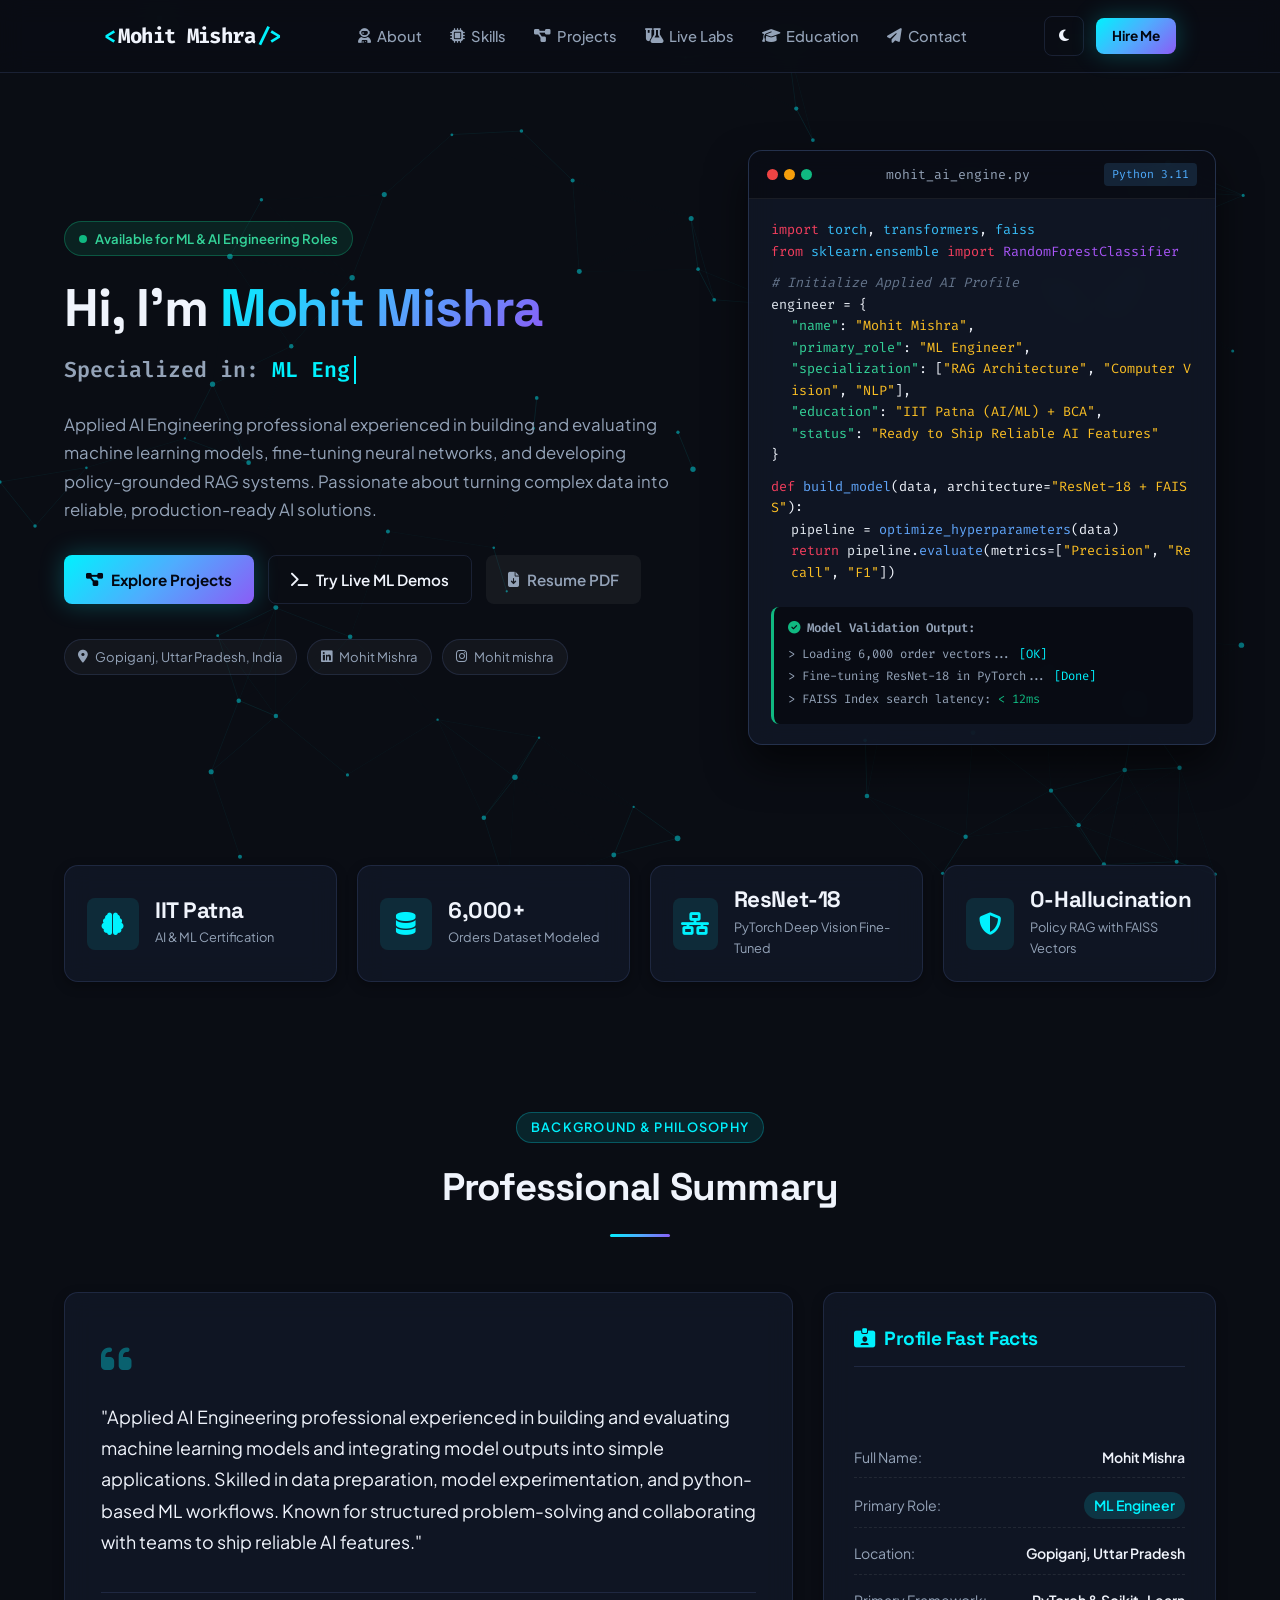
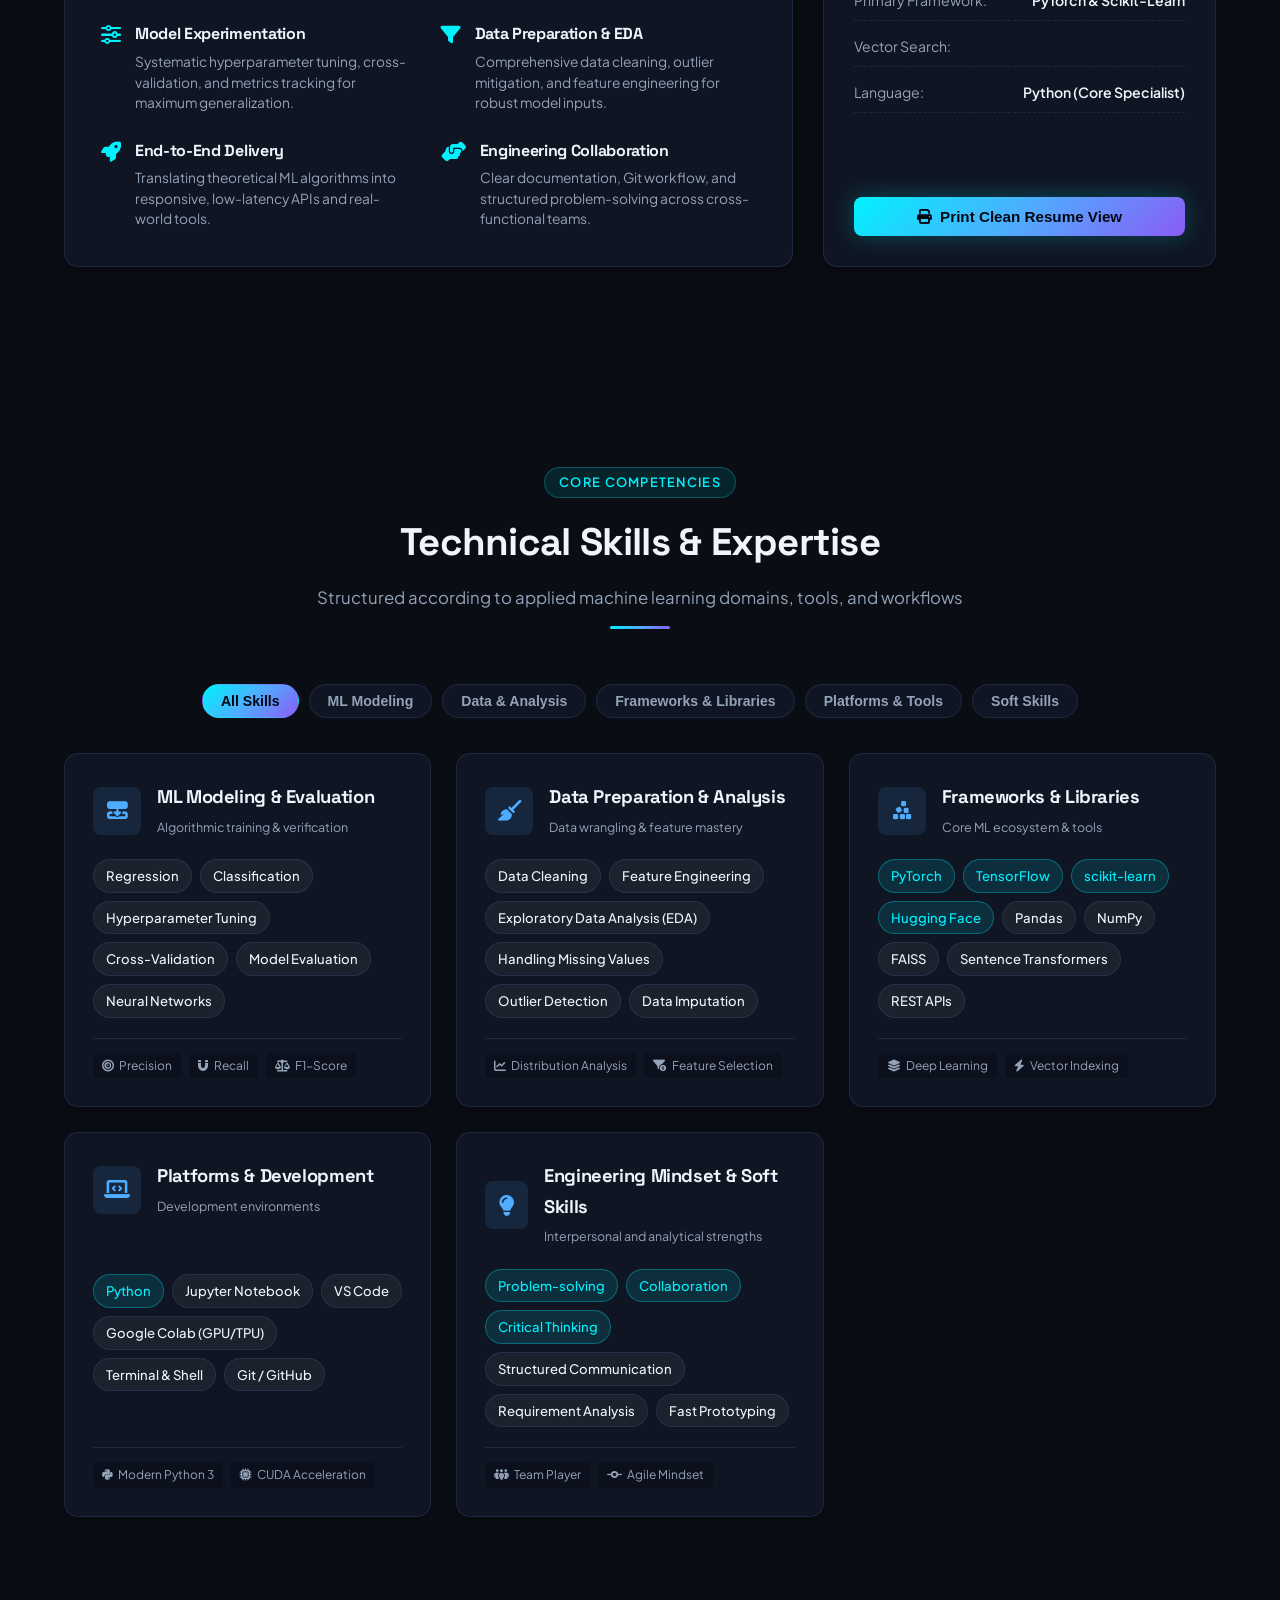
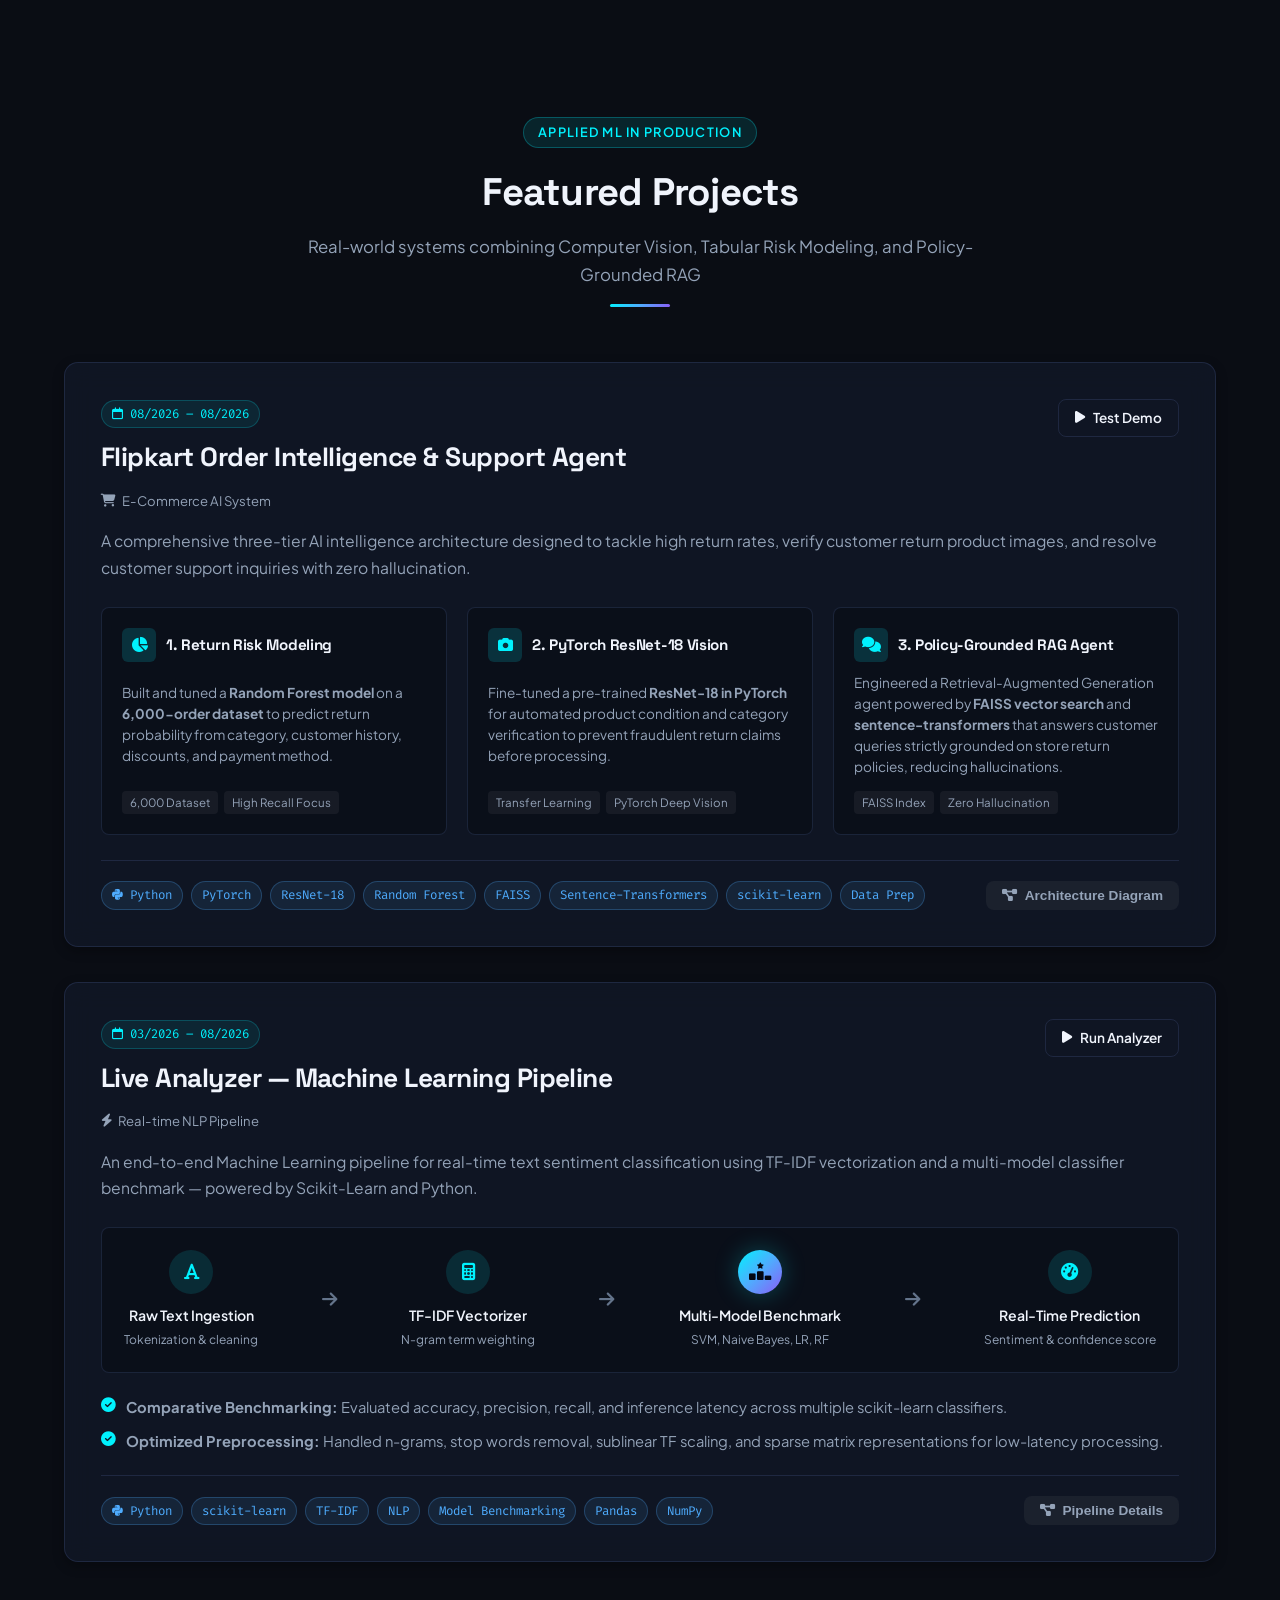
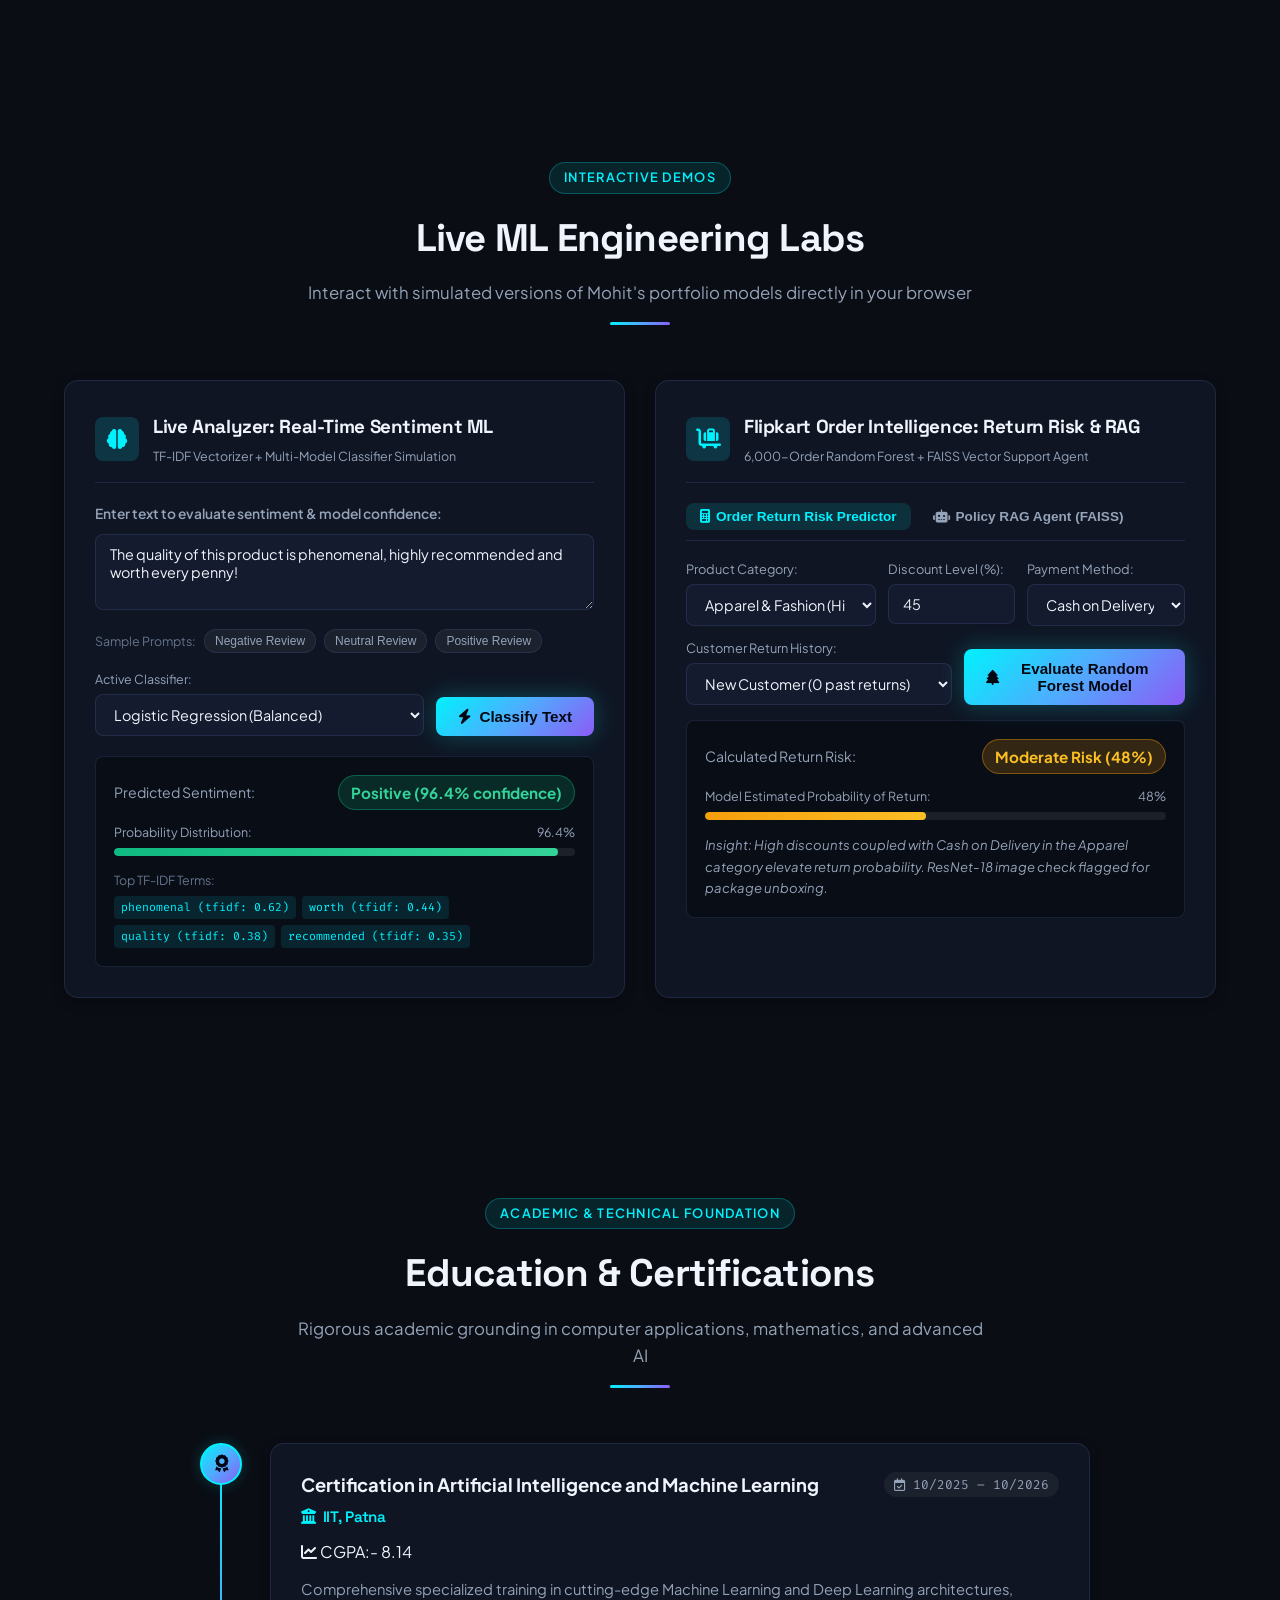
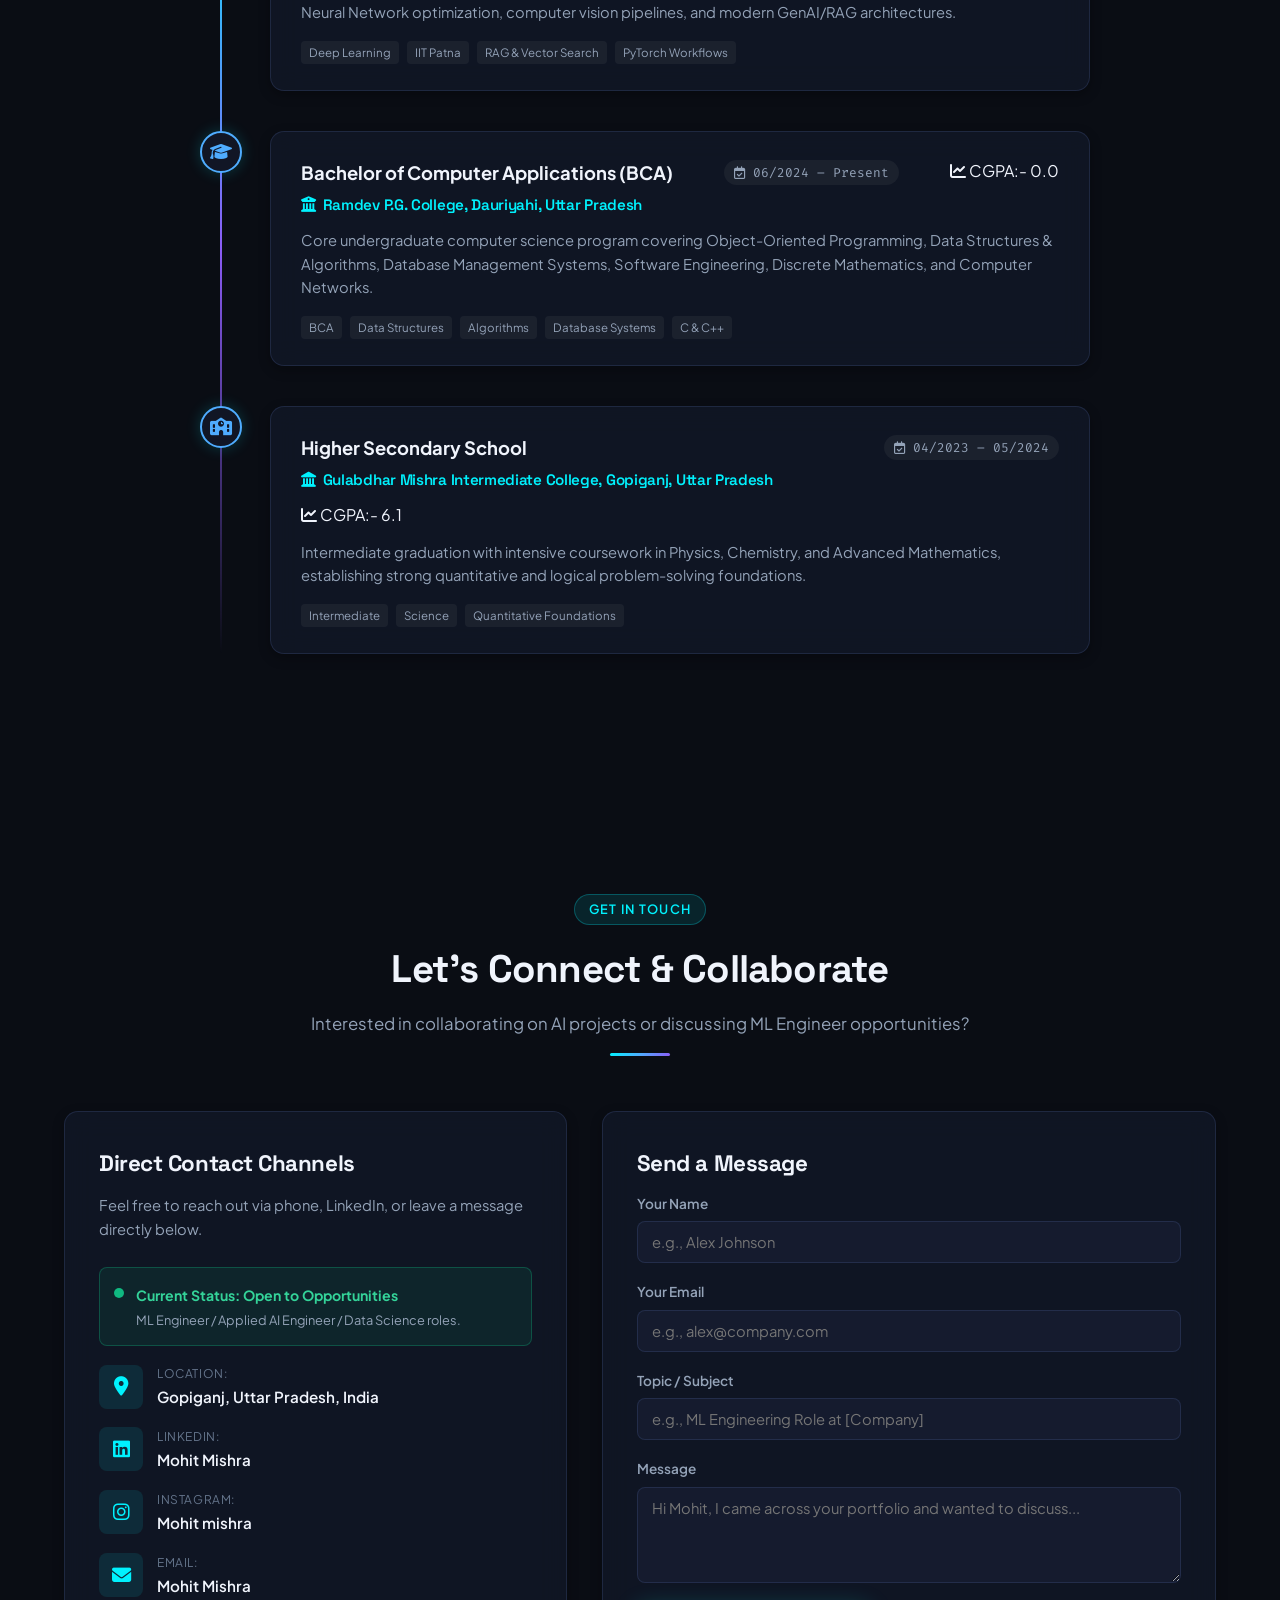
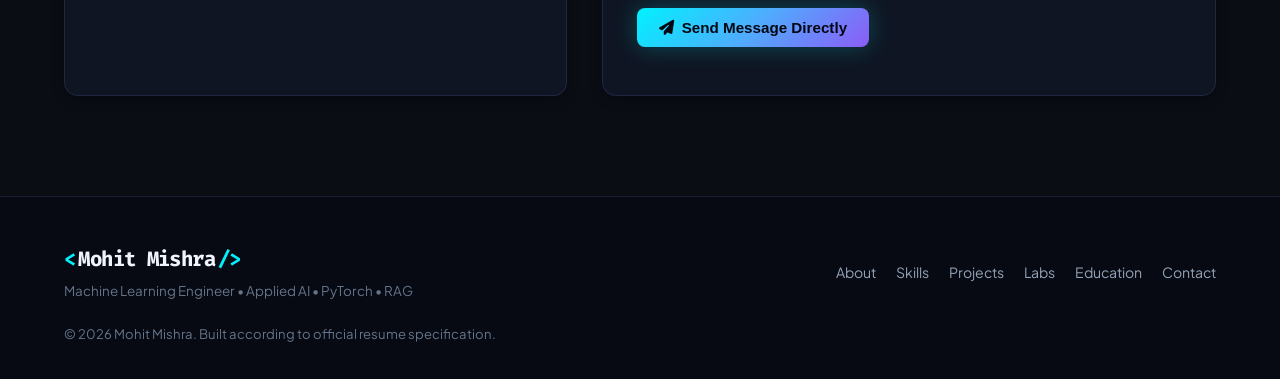
<file: potfillio.html>
<!DOCTYPE html>
<html lang="en" data-theme="dark">
<head>
  <meta charset="UTF-8" />
  <meta name="viewport" content="width=device-width, initial-scale=1.0" />
  <title>Mohit Mishra | Machine Learning Engineer & Applied AI</title>
  <meta name="description" content="Portfolio of Mohit Mishra - Applied AI Engineering professional, ML Engineer specializing in Deep Learning, PyTorch, RAG, FAISS, and End-to-End ML Pipelines." />
  <meta name="author" content="Mohit Mishra" />

  <!-- Google Fonts -->
  <link rel="preconnect" href="https://fonts.googleapis.com" />
  <link rel="preconnect" href="https://fonts.gstatic.com" crossorigin />
  <link href="https://fonts.googleapis.com/css2?family=Fira+Code:wght@400;500;600&family=Plus+Jakarta+Sans:wght@300;400;500;600;700;800&family=Space+Grotesk:wght@500;700&display=swap" rel="stylesheet" />

  <!-- Font Awesome Icons -->
  <link rel="stylesheet" href="https://cdnjs.cloudflare.com/ajax/libs/font-awesome/6.5.1/css/all.min.css" />

  <link rel="stylesheet" href="styles.css" />
</head>
<body>
  <!-- Neural Canvas Background -->
  <canvas id="neural-bg" class="neural-canvas"></canvas>

  <!-- Navigation Bar -->
  <header class="navbar-wrapper">
    <div class="nav-container">
      <a href="#hero" class="brand-logo">
        <span class="brand-bracket">&lt;</span>
        <span class="brand-name">Mohit Mishra</span>
        <span class="brand-bracket">/&gt;</span>
      </a>

      <nav class="nav-links" id="nav-menu">
        <a href="#about" class="nav-link"><i class="fa-solid fa-user-astronaut"></i> About</a>
        <a href="#skills" class="nav-link"><i class="fa-solid fa-microchip"></i> Skills</a>
        <a href="#projects" class="nav-link"><i class="fa-solid fa-diagram-project"></i> Projects</a>
        <a href="#interactive-labs" class="nav-link"><i class="fa-solid fa-flask-vial"></i> Live Labs</a>
        <a href="#education" class="nav-link"><i class="fa-solid fa-graduation-cap"></i> Education</a>
        <a href="#contact" class="nav-link"><i class="fa-solid fa-paper-plane"></i> Contact</a>
      </nav>

      <div class="nav-actions">
        <button id="theme-toggle" class="btn-icon" aria-label="Toggle Dark/Light Mode" title="Toggle Theme">
          <i class="fa-solid fa-moon theme-icon"></i>
        </button>
        <a href="#contact" class="btn btn-sm btn-primary">Hire Me</a>
        <button id="mobile-toggle" class="mobile-toggle" aria-label="Toggle Navigation">
          <span></span><span></span><span></span>
        </button>
      </div>
    </div>
  </header>

  <main>
    <!-- HERO SECTION -->
    <section id="hero" class="hero-section">
      <div class="container hero-grid">
        <div class="hero-content">
          <div class="status-badge">
            <span class="pulse-dot"></span>
            <span>Available for ML & AI Engineering Roles</span>
          </div>

          <h1 class="hero-title">
            Hi, I'm <span class="gradient-text">Mohit Mishra</span>
          </h1>

          <div class="hero-role-wrapper">
            <span class="role-prefix">Specialized in: </span>
            <span class="typewriter" id="typewriter"></span>
          </div>

          <p class="hero-description">
            Applied AI Engineering professional experienced in building and evaluating machine learning models, fine-tuning neural networks, and developing policy-grounded RAG systems. Passionate about turning complex data into reliable, production-ready AI solutions.
          </p>

          <div class="hero-cta-group">
            <a href="#projects" class="btn btn-primary">
              <i class="fa-solid fa-diagram-project"></i> Explore Projects
            </a>
            <a href="#interactive-labs" class="btn btn-outline">
              <i class="fa-solid fa-terminal"></i> Try Live ML Demos
            </a>
            <a href="Mohit_Mishra.pdf" download="Mohit_Mishra.pdf" id="download-resume-btn" class="btn btn-ghost" title=" / Download Resume">
              <i class="fa-solid fa-file-arrow-down"></i> Resume PDF
             </a>
          </div>

          <!-- Quick Contact Bar -->
          <div class="quick-contact-bar">
            <div class="contact-pill" title="Location">
              <i class="fa-solid fa-location-dot"></i>
              <span>Gopiganj, Uttar Pradesh, India</span>
            </div>
            <a href="https://www.linkedin.com/in/mohit-mishra-b31458379/" target="_blank" rel="noopener noreferrer" class="contact-pill clickable" title="LinkedIn Profile">
              <i class="fa-brands fa-linkedin"></i>
              <span>Mohit Mishra</span>
            </a>
            <a href="https://www.instagram.com/secrificer_mohit/?hl=en" target="_blank" rel="noopener noreferrer" class="contact-pill clickable" title="Instagram">
              <i class="fa-brands fa-instagram"></i>
              <span>Mohit mishra</span>
            </a>
          </div>
        </div>

        <div class="hero-visual">
          <div class="terminal-card glass-card">
            <div class="terminal-header">
              <div class="terminal-dots">
                <span class="dot red"></span>
                <span class="dot yellow"></span>
                <span class="dot green"></span>
              </div>
              <div class="terminal-title">mohit_ai_engine.py</div>
              <div class="terminal-chip">Python 3.11</div>
            </div>
            <div class="terminal-body">
              <div class="code-line"><span class="kwd">import</span> <span class="mod">torch</span>, <span class="mod">transformers</span>, <span class="mod">faiss</span></div>
              <div class="code-line"><span class="kwd">from</span> <span class="mod">sklearn.ensemble</span> <span class="kwd">import</span> <span class="cls">RandomForestClassifier</span></div>
              <div class="code-line empty"></div>
              <div class="code-line"><span class="comment"># Initialize Applied AI Profile</span></div>
              <div class="code-line"><span class="var">engineer</span> = {</div>
              <div class="code-line indent-1"><span class="prop">"name"</span>: <span class="str">"Mohit Mishra"</span>,</div>
              <div class="code-line indent-1"><span class="prop">"primary_role"</span>: <span class="str">"ML Engineer"</span>,</div>
              <div class="code-line indent-1"><span class="prop">"specialization"</span>: [<span class="str">"RAG Architecture"</span>, <span class="str">"Computer Vision"</span>, <span class="str">"NLP"</span>],</div>
              <div class="code-line indent-1"><span class="prop">"education"</span>: <span class="str">"IIT Patna (AI/ML) + BCA"</span>,</div>
              <div class="code-line indent-1"><span class="prop">"status"</span>: <span class="str">"Ready to Ship Reliable AI Features"</span></div>
              <div class="code-line">}</div>
              <div class="code-line empty"></div>
              <div class="code-line"><span class="kwd">def</span> <span class="fn">build_model</span>(data, architecture=<span class="str">"ResNet-18 + FAISS"</span>):</div>
              <div class="code-line indent-1"><span class="var">pipeline</span> = <span class="fn">optimize_hyperparameters</span>(data)</div>
              <div class="code-line indent-1"><span class="kwd">return</span> <span class="var">pipeline</span>.<span class="fn">evaluate</span>(metrics=[<span class="str">"Precision"</span>, <span class="str">"Recall"</span>, <span class="str">"F1"</span>])</div>
              <div class="code-line empty"></div>
              <div class="code-output-block">
                <div class="output-header"><i class="fa-solid fa-circle-check text-success"></i> Model Validation Output:</div>
                <div class="output-line">&gt; Loading 6,000 order vectors... <span class="text-accent">[OK]</span></div>
                <div class="output-line">&gt; Fine-tuning ResNet-18 in PyTorch... <span class="text-accent">[Done]</span></div>
                <div class="output-line">&gt; FAISS Index search latency: <span class="text-success">&lt; 12ms</span></div>
              </div>
            </div>
          </div>
        </div>
      </div>
    </section>

    <!-- METRICS & HIGHLIGHTS BANNER -->
    <section class="metrics-banner">
      <div class="container metrics-grid">
        <div class="metric-card glass-card">
          <div class="metric-icon"><i class="fa-solid fa-brain"></i></div>
          <div class="metric-info">
            <h3 class="metric-number">IIT Patna</h3>
            <p class="metric-label">AI & ML Certification</p>
          </div>
        </div>
        <div class="metric-card glass-card">
          <div class="metric-icon"><i class="fa-solid fa-database"></i></div>
          <div class="metric-info">
            <h3 class="metric-number">6,000+</h3>
            <p class="metric-label">Orders Dataset Modeled</p>
          </div>
        </div>
        <div class="metric-card glass-card">
          <div class="metric-icon"><i class="fa-solid fa-network-wired"></i></div>
          <div class="metric-info">
            <h3 class="metric-number">ResNet-18</h3>
            <p class="metric-label">PyTorch Deep Vision Fine-Tuned</p>
          </div>
        </div>
        <div class="metric-card glass-card">
          <div class="metric-icon"><i class="fa-solid fa-shield-halved"></i></div>
          <div class="metric-info">
            <h3 class="metric-number">0-Hallucination</h3>
            <p class="metric-label">Policy RAG with FAISS Vectors</p>
          </div>
        </div>
      </div>
    </section>

    <!-- ABOUT SECTION -->
    <section id="about" class="section about-section">
      <div class="container">
        <div class="section-title-wrap">
          <span class="section-badge">Background & Philosophy</span>
          <h2 class="section-title">Professional Summary</h2>
          <div class="section-divider"></div>
        </div>

        <div class="about-grid">
          <div class="about-card-main glass-card">
            <div class="quote-icon"><i class="fa-solid fa-quote-left"></i></div>
            <p class="about-quote">
              "Applied AI Engineering professional experienced in building and evaluating machine learning models and integrating model outputs into simple applications. Skilled in data preparation, model experimentation, and python-based ML workflows. Known for structured problem-solving and collaborating with teams to ship reliable AI features."
            </p>
            <div class="about-details-grid">
              <div class="detail-item">
                <i class="fa-solid fa-sliders"></i>
                <div>
                  <h4>Model Experimentation</h4>
                  <p>Systematic hyperparameter tuning, cross-validation, and metrics tracking for maximum generalization.</p>
                </div>
              </div>
              <div class="detail-item">
                <i class="fa-solid fa-filter"></i>
                <div>
                  <h4>Data Preparation & EDA</h4>
                  <p>Comprehensive data cleaning, outlier mitigation, and feature engineering for robust model inputs.</p>
                </div>
              </div>
              <div class="detail-item">
                <i class="fa-solid fa-rocket"></i>
                <div>
                  <h4>End-to-End Delivery</h4>
                  <p>Translating theoretical ML algorithms into responsive, low-latency APIs and real-world tools.</p>
                </div>
              </div>
              <div class="detail-item">
                <i class="fa-solid fa-handshake-angle"></i>
                <div>
                  <h4>Engineering Collaboration</h4>
                  <p>Clear documentation, Git workflow, and structured problem-solving across cross-functional teams.</p>
                </div>
              </div>
            </div>
          </div>

          <div class="about-sidebar glass-card">
            <h3 class="sidebar-title"><i class="fa-solid fa-id-card-clip"></i> Profile Fast Facts</h3>
            <ul class="facts-list">
              <li>
                <span class="fact-label">Full Name:</span>
                <span class="fact-value">Mohit Mishra</span>
              </li>
              <li>
                <span class="fact-label">Primary Role:</span>
                <span class="fact-value badge-pill">ML Engineer</span>
              </li>
              <li>
                <span class="fact-label">Location:</span>
                <span class="fact-value">Gopiganj, Uttar Pradesh</span>
              </li>
              <li>
                <span class="fact-label">Primary Framework:</span>
                <span class="fact-value">PyTorch & Scikit-Learn</span>
              </li>
              <li>
                <span class="fact-label">Vector Search:</span>
              </li>
              <li>
                <span class="fact-label">Language:</span>
                <span class="fact-value">Python (Core Specialist)</span>
              </li>
            </ul>

            <div class="resume-download-box">
              <button class="btn btn-primary btn-block" onclick="window.location.href='Mohit_Mishra.pdf'">
                <i class="fa-solid fa-print"></i> Print Clean Resume View
              </button>
            </div>
          </div>
        </div>
      </div>
    </section>

    <!-- SKILLS SECTION -->
    <section id="skills" class="section skills-section">
      <div class="container">
        <div class="section-title-wrap">
          <span class="section-badge">Core Competencies</span>
          <h2 class="section-title">Technical Skills & Expertise</h2>
          <p class="section-subtitle">Structured according to applied machine learning domains, tools, and workflows</p>
          <div class="section-divider"></div>
        </div>

        <div class="skills-filter-nav">
          <button class="filter-btn active" data-filter="all">All Skills</button>
          <button class="filter-btn" data-filter="ml">ML Modeling</button>
          <button class="filter-btn" data-filter="data">Data & Analysis</button>
          <button class="filter-btn" data-filter="frameworks">Frameworks & Libraries</button>
          <button class="filter-btn" data-filter="platforms">Platforms & Tools</button>
          <button class="filter-btn" data-filter="soft">Soft Skills</button>
        </div>

        <div class="skills-grid">
          <!-- Skill Card 1: ML Modeling & Evaluation -->
          <div class="skill-category-card glass-card" data-category="ml">
            <div class="skill-card-header">
              <div class="skill-icon-box"><i class="fa-solid fa-diagram-next"></i></div>
              <div>
                <h3>ML Modeling & Evaluation</h3>
                <span class="skill-card-sub">Algorithmic training & verification</span>
              </div>
            </div>
            <div class="skill-tags-group">
              <span class="skill-tag">Regression</span>
              <span class="skill-tag">Classification</span>
              <span class="skill-tag">Hyperparameter Tuning</span>
              <span class="skill-tag">Cross-Validation</span>
              <span class="skill-tag">Model Evaluation</span>
              <span class="skill-tag">Neural Networks</span>
            </div>
            <div class="metric-pill-row">
              <span class="metric-pill"><i class="fa-solid fa-bullseye"></i> Precision</span>
              <span class="metric-pill"><i class="fa-solid fa-magnet"></i> Recall</span>
              <span class="metric-pill"><i class="fa-solid fa-scale-balanced"></i> F1-Score</span>
            </div>
          </div>

          <!-- Skill Card 2: Data Preparation & Analysis -->
          <div class="skill-category-card glass-card" data-category="data">
            <div class="skill-card-header">
              <div class="skill-icon-box"><i class="fa-solid fa-broom"></i></div>
              <div>
                <h3>Data Preparation & Analysis</h3>
                <span class="skill-card-sub">Data wrangling & feature mastery</span>
              </div>
            </div>
            <div class="skill-tags-group">
              <span class="skill-tag">Data Cleaning</span>
              <span class="skill-tag">Feature Engineering</span>
              <span class="skill-tag">Exploratory Data Analysis (EDA)</span>
              <span class="skill-tag">Handling Missing Values</span>
              <span class="skill-tag">Outlier Detection</span>
              <span class="skill-tag">Data Imputation</span>
            </div>
            <div class="metric-pill-row">
              <span class="metric-pill"><i class="fa-solid fa-chart-line"></i> Distribution Analysis</span>
              <span class="metric-pill"><i class="fa-solid fa-filter-circle-dollar"></i> Feature Selection</span>
            </div>
          </div>

          <!-- Skill Card 3: Frameworks & Libraries -->
          <div class="skill-category-card glass-card" data-category="frameworks">
            <div class="skill-card-header">
              <div class="skill-icon-box"><i class="fa-solid fa-cubes-stacked"></i></div>
              <div>
                <h3>Frameworks & Libraries</h3>
                <span class="skill-card-sub">Core ML ecosystem & tools</span>
              </div>
            </div>
            <div class="skill-tags-group">
              <span class="skill-tag highlight">PyTorch</span>
              <span class="skill-tag highlight">TensorFlow</span>
              <span class="skill-tag highlight">scikit-learn</span>
              <span class="skill-tag highlight">Hugging Face</span>
              <span class="skill-tag">Pandas</span>
              <span class="skill-tag">NumPy</span>
              <span class="skill-tag">FAISS</span>
              <span class="skill-tag">Sentence Transformers</span>
              <span class="skill-tag">REST APIs</span>
            </div>
            <div class="metric-pill-row">
              <span class="metric-pill"><i class="fa-solid fa-layer-group"></i> Deep Learning</span>
              <span class="metric-pill"><i class="fa-solid fa-bolt"></i> Vector Indexing</span>
            </div>
          </div>

          <!-- Skill Card 4: Platforms & Environments -->
          <div class="skill-category-card glass-card" data-category="platforms">
            <div class="skill-card-header">
              <div class="skill-icon-box"><i class="fa-solid fa-laptop-code"></i></div>
              <div>
                <h3>Platforms & Development</h3>
                <span class="skill-card-sub">Development environments</span>
              </div>
            </div>
            <div class="skill-tags-group">
              <span class="skill-tag highlight">Python </span>
              <span class="skill-tag">Jupyter Notebook</span>
              <span class="skill-tag">VS Code</span>
              <span class="skill-tag">Google Colab (GPU/TPU)</span>
              <span class="skill-tag">Terminal & Shell</span>
              <span class="skill-tag">Git / GitHub</span>
            </div>
            <div class="metric-pill-row">
              <span class="metric-pill"><i class="fa-brands fa-python"></i> Modern Python 3</span>
              <span class="metric-pill"><i class="fa-solid fa-microchip"></i> CUDA Acceleration</span>
            </div>
          </div>

          <!-- Skill Card 5: Soft Skills & Engineering Practice -->
          <div class="skill-category-card glass-card" data-category="soft">
            <div class="skill-card-header">
              <div class="skill-icon-box"><i class="fa-solid fa-lightbulb"></i></div>
              <div>
                <h3>Engineering Mindset & Soft Skills</h3>
                <span class="skill-card-sub">Interpersonal and analytical strengths</span>
              </div>
            </div>
            <div class="skill-tags-group">
              <span class="skill-tag highlight">Problem-solving</span>
              <span class="skill-tag highlight">Collaboration</span>
              <span class="skill-tag highlight">Critical Thinking</span>
              <span class="skill-tag">Structured Communication</span>
              <span class="skill-tag">Requirement Analysis</span>
              <span class="skill-tag">Fast Prototyping</span>
            </div>
            <div class="metric-pill-row">
              <span class="metric-pill"><i class="fa-solid fa-people-group"></i> Team Player</span>
              <span class="metric-pill"><i class="fa-solid fa-code-commit"></i> Agile Mindset</span>
            </div>
          </div>
        </div>
      </div>
    </section>

    <!-- PROJECTS SECTION -->
    <section id="projects" class="section projects-section">
      <div class="container">
        <div class="section-title-wrap">
          <span class="section-badge">Applied ML in Production</span>
          <h2 class="section-title">Featured Projects</h2>
          <p class="section-subtitle">Real-world systems combining Computer Vision, Tabular Risk Modeling, and Policy-Grounded RAG</p>
          <div class="section-divider"></div>
        </div>

        <div class="projects-container">
          <!-- PROJECT 1 -->
          <div class="project-card glass-card">
            <div class="project-header">
              <div class="project-title-area">
                <span class="project-timeline-badge"><i class="fa-regular fa-calendar"></i> 08/2026 – 08/2026</span>
                <h3 class="project-title">Flipkart Order Intelligence &amp; Support Agent</h3>
                <span class="project-badge-tag"><i class="fa-solid fa-cart-shopping"></i> E-Commerce AI System</span>
              </div>
              <div class="project-actions">
                <a href="#demo-flipkart" class="btn btn-sm btn-outline"><i class="fa-solid fa-play"></i> Test Demo</a>
              </div>
            </div>

            <p class="project-overview">
              A comprehensive three-tier AI intelligence architecture designed to tackle high return rates, verify customer return product images, and resolve customer support inquiries with zero hallucination.
            </p>

            <div class="project-pillars-grid">
              <!-- Pillar 1 -->
              <div class="pillar-box">
                <div class="pillar-header">
                  <span class="pillar-icon"><i class="fa-solid fa-chart-pie"></i></span>
                  <h4>1. Return Risk Modeling</h4>
                </div>
                <p>Built and tuned a <strong>Random Forest model</strong> on a <strong>6,000-order dataset</strong> to predict return probability from category, customer history, discounts, and payment method.</p>
                <div class="pillar-stat">
                  <span class="tag-pill">6,000 Dataset</span>
                  <span class="tag-pill">High Recall Focus</span>
                </div>
              </div>

              <!-- Pillar 2 -->
              <div class="pillar-box">
                <div class="pillar-header">
                  <span class="pillar-icon"><i class="fa-solid fa-camera"></i></span>
                  <h4>2. PyTorch ResNet-18 Vision</h4>
                </div>
                <p>Fine-tuned a pre-trained <strong>ResNet-18 in PyTorch</strong> for automated product condition and category verification to prevent fraudulent return claims before processing.</p>
                <div class="pillar-stat">
                  <span class="tag-pill">Transfer Learning</span>
                  <span class="tag-pill">PyTorch Deep Vision</span>
                </div>
              </div>

              <!-- Pillar 3 -->
              <div class="pillar-box">
                <div class="pillar-header">
                  <span class="pillar-icon"><i class="fa-solid fa-comments"></i></span>
                  <h4>3. Policy-Grounded RAG Agent</h4>
                </div>
                <p>Engineered a Retrieval-Augmented Generation agent powered by <strong>FAISS vector search</strong> and <strong>sentence-transformers</strong> that answers customer queries strictly grounded on store return policies, reducing hallucinations.</p>
                <div class="pillar-stat">
                  <span class="tag-pill">FAISS Index</span>
                  <span class="tag-pill">Zero Hallucination</span>
                </div>
              </div>
            </div>

            <div class="project-footer">
              <div class="tech-stack-pills">
                <span class="tech-pill"><i class="fa-brands fa-python"></i> Python</span>
                <span class="tech-pill">PyTorch</span>
                <span class="tech-pill">ResNet-18</span>
                <span class="tech-pill">Random Forest</span>
                <span class="tech-pill">FAISS</span>
                <span class="tech-pill">Sentence-Transformers</span>
                <span class="tech-pill">scikit-learn</span>
                <span class="tech-pill">Data Prep</span>
              </div>
              <button class="btn btn-sm btn-ghost view-arch-btn" data-project="flipkart">
                <i class="fa-solid fa-diagram-project"></i> Architecture Diagram
              </button>
            </div>
          </div>

          <!-- PROJECT 2 -->
          <div class="project-card glass-card">
            <div class="project-header">
              <div class="project-title-area">
                <span class="project-timeline-badge"><i class="fa-regular fa-calendar"></i> 03/2026 – 08/2026</span>
                <h3 class="project-title">Live Analyzer — Machine Learning Pipeline</h3>
                <span class="project-badge-tag"><i class="fa-solid fa-bolt"></i> Real-time NLP Pipeline</span>
              </div>
              <div class="project-actions">
                <a href="#demo-live-analyzer" class="btn btn-sm btn-outline"><i class="fa-solid fa-play"></i> Run Analyzer</a>
              </div>
            </div>

            <p class="project-overview">
              An end-to-end Machine Learning pipeline for real-time text sentiment classification using TF-IDF vectorization and a multi-model classifier benchmark — powered by Scikit-Learn and Python.
            </p>

            <div class="pipeline-flow-diagram">
              <div class="flow-step">
                <div class="step-icon"><i class="fa-solid fa-font"></i></div>
                <div class="step-name">Raw Text Ingestion</div>
                <div class="step-desc">Tokenization &amp; cleaning</div>
              </div>
              <div class="flow-arrow"><i class="fa-solid fa-arrow-right"></i></div>
              <div class="flow-step">
                <div class="step-icon"><i class="fa-solid fa-matrix"></i> <i class="fa-solid fa-calculator"></i></div>
                <div class="step-name">TF-IDF Vectorizer</div>
                <div class="step-desc">N-gram term weighting</div>
              </div>
              <div class="flow-arrow"><i class="fa-solid fa-arrow-right"></i></div>
              <div class="flow-step highlight">
                <div class="step-icon"><i class="fa-solid fa-ranking-star"></i></div>
                <div class="step-name">Multi-Model Benchmark</div>
                <div class="step-desc">SVM, Naive Bayes, LR, RF</div>
              </div>
              <div class="flow-arrow"><i class="fa-solid fa-arrow-right"></i></div>
              <div class="flow-step">
                <div class="step-icon"><i class="fa-solid fa-gauge-high"></i></div>
                <div class="step-name">Real-Time Prediction</div>
                <div class="step-desc">Sentiment &amp; confidence score</div>
              </div>
            </div>

            <div class="project-key-highlights">
              <div class="highlight-bullet">
                <i class="fa-solid fa-check-circle text-accent"></i>
                <span><strong>Comparative Benchmarking:</strong> Evaluated accuracy, precision, recall, and inference latency across multiple scikit-learn classifiers.</span>
              </div>
              <div class="highlight-bullet">
                <i class="fa-solid fa-check-circle text-accent"></i>
                <span><strong>Optimized Preprocessing:</strong> Handled n-grams, stop words removal, sublinear TF scaling, and sparse matrix representations for low-latency processing.</span>
              </div>
            </div>

            <div class="project-footer">
              <div class="tech-stack-pills">
                <span class="tech-pill"><i class="fa-brands fa-python"></i> Python</span>
                <span class="tech-pill">scikit-learn</span>
                <span class="tech-pill">TF-IDF</span>
                <span class="tech-pill">NLP</span>
                <span class="tech-pill">Model Benchmarking</span>
                <span class="tech-pill">Pandas</span>
                <span class="tech-pill">NumPy</span>
              </div>
              <button class="btn btn-sm btn-ghost view-arch-btn" data-project="live-analyzer">
                <i class="fa-solid fa-diagram-project"></i> Pipeline Details
              </button>
            </div>
          </div>
        </div>
      </div>
    </section>

    <!-- INTERACTIVE LABS / LIVE ML DEMOS -->
    <section id="interactive-labs" class="section labs-section">
      <div class="container">
        <div class="section-title-wrap">
          <span class="section-badge">Interactive Demos</span>
          <h2 class="section-title">Live ML Engineering Labs</h2>
          <p class="section-subtitle">Interact with simulated versions of Mohit's portfolio models directly in your browser</p>
          <div class="section-divider"></div>
        </div>

        <div class="labs-grid">
          <!-- DEMO 1: Live Sentiment Analyzer -->
          <div class="lab-card glass-card" id="demo-live-analyzer">
            <div class="lab-card-header">
              <div class="lab-icon"><i class="fa-solid fa-brain"></i></div>
              <div>
                <h3>Live Analyzer: Real-Time Sentiment ML</h3>
                <span class="lab-meta">TF-IDF Vectorizer + Multi-Model Classifier Simulation</span>
              </div>
            </div>

            <div class="lab-body">
              <label for="sentiment-input" class="lab-label">Enter text to evaluate sentiment &amp; model confidence:</label>
              <textarea id="sentiment-input" class="lab-textarea" rows="3" placeholder="e.g., The quality of this product is phenomenal, exceeded all expectations!">The quality of this product is phenomenal, highly recommended and worth every penny!</textarea>

              <div class="preset-samples">
                <span class="preset-title">Sample Prompts:</span>
                <button class="sample-btn" data-text="The package arrived damaged and customer support was completely unhelpful. Very disappointing.">Negative Review</button>
                <button class="sample-btn" data-text="The product works as described, standard delivery time, average performance.">Neutral Review</button>
                <button class="sample-btn" data-text="Outstanding performance, fast shipping, and exceptional build quality!">Positive Review</button>
              </div>

              <div class="lab-controls">
                <div class="control-select-wrap">
                  <label for="model-selector">Active Classifier:</label>
                  <select id="model-selector" class="lab-select">
                    <option value="logistic">Logistic Regression (Balanced)</option>
                    <option value="naive_bayes">Multinomial Naive Bayes (Fast)</option>
                    <option value="random_forest">Random Forest Classifier (Ensemble)</option>
                    <option value="svm">Linear Support Vector Classifier (SVM)</option>
                  </select>
                </div>
                <button id="run-sentiment-btn" class="btn btn-primary">
                  <i class="fa-solid fa-bolt"></i> Classify Text
                </button>
              </div>

              <!-- Live Analysis Output Container -->
              <div class="lab-output-card" id="sentiment-output-box">
                <div class="output-row">
                  <span class="output-label">Predicted Sentiment:</span>
                  <span class="output-result badge-success" id="sentiment-label">Positive (96.4% confidence)</span>
                </div>

                <div class="confidence-bar-wrap">
                  <div class="confidence-bar-label">
                    <span>Probability Distribution:</span>
                    <span id="prob-pct">96.4%</span>
                  </div>
                  <div class="progress-track">
                    <div class="progress-fill positive-fill" id="prob-fill" style="width: 96.4%;"></div>
                  </div>
                </div>

                <div class="token-tags-row">
                  <span class="token-title">Top TF-IDF Terms:</span>
                  <div id="top-tokens" class="tokens-container">
                    <span class="token-badge">phenomenal (tfidf: 0.62)</span>
                    <span class="token-badge">worth (tfidf: 0.44)</span>
                    <span class="token-badge">quality (tfidf: 0.38)</span>
                    <span class="token-badge">recommended (tfidf: 0.35)</span>
                  </div>
                </div>
              </div>
            </div>
          </div>

          <!-- DEMO 2: Flipkart Order Intelligence Return Risk & RAG Support -->
          <div class="lab-card glass-card" id="demo-flipkart">
            <div class="lab-card-header">
              <div class="lab-icon"><i class="fa-solid fa-cart-flatbed-suitcase"></i></div>
              <div>
                <h3>Flipkart Order Intelligence: Return Risk &amp; RAG</h3>
                <span class="lab-meta">6,000-Order Random Forest + FAISS Vector Support Agent</span>
              </div>
            </div>

            <!-- Tab Switcher for Flipkart Project -->
            <div class="demo-subtabs">
              <button class="subtab-btn active" data-subtab="return-risk"><i class="fa-solid fa-calculator"></i> Order Return Risk Predictor</button>
              <button class="subtab-btn" data-subtab="policy-rag"><i class="fa-solid fa-robot"></i> Policy RAG Agent (FAISS)</button>
            </div>

            <!-- Subtab 1: Return Risk Predictor -->
            <div class="subtab-content active" id="subtab-return-risk">
              <div class="form-grid-3">
                <div class="input-group">
                  <label for="order-category">Product Category:</label>
                  <select id="order-category" class="lab-select">
                    <option value="fashion">Apparel &amp; Fashion (High baseline return)</option>
                    <option value="electronics">Consumer Electronics</option>
                    <option value="books">Books &amp; Media</option>
                    <option value="home">Home &amp; Kitchen</option>
                  </select>
                </div>

                <div class="input-group">
                  <label for="order-discount">Discount Level (%):</label>
                  <input type="number" id="order-discount" class="lab-input" min="0" max="90" value="45" />
                </div>

                <div class="input-group">
                  <label for="payment-method">Payment Method:</label>
                  <select id="payment-method" class="lab-select">
                    <option value="cod">Cash on Delivery (COD)</option>
                    <option value="prepaid">Prepaid / UPI / Card</option>
                  </select>
                </div>
              </div>

              <div class="form-grid-2">
                <div class="input-group">
                  <label for="customer-history">Customer Return History:</label>
                  <select id="customer-history" class="lab-select">
                    <option value="new">New Customer (0 past returns)</option>
                    <option value="low">Loyal Buyer (&lt; 5% return rate)</option>
                    <option value="moderate">Moderate Returns (15-25% rate)</option>
                    <option value="frequent">Frequent Returner (&gt; 40% rate)</option>
                  </select>
                </div>
                <div class="input-group flex-end">
                  <button id="calculate-risk-btn" class="btn btn-primary btn-block">
                    <i class="fa-solid fa-tree"></i> Evaluate Random Forest Model
                  </button>
                </div>
              </div>

              <div class="lab-output-card" id="risk-output-box">
                <div class="output-row">
                  <span class="output-label">Calculated Return Risk:</span>
                  <span class="output-result badge-warning" id="risk-badge">Moderate Risk (48%)</span>
                </div>
                <div class="confidence-bar-wrap">
                  <div class="confidence-bar-label">
                    <span>Model Estimated Probability of Return:</span>
                    <span id="risk-pct-text">48%</span>
                  </div>
                  <div class="progress-track">
                    <div class="progress-fill warning-fill" id="risk-bar" style="width: 48%;"></div>
                  </div>
                </div>
                <p class="model-insight" id="risk-insight">
                  Insight: High discounts coupled with Cash on Delivery in the Apparel category elevate return probability. ResNet-18 image check flagged for package unboxing.
                </p>
              </div>
            </div>

            <!-- Subtab 2: Policy RAG Agent -->
            <div class="subtab-content" id="subtab-policy-rag">
              <p class="subtab-desc">
                Ask a return or exchange query. The agent retrieves grounding policy chunks via <strong>FAISS vector similarity</strong> and responds with 0 hallucinations:
              </p>
              <div class="rag-chat-window" id="rag-chat-log">
                <div class="chat-message bot">
                  <div class="chat-avatar"><i class="fa-solid fa-robot"></i></div>
                  <div class="chat-bubble">
                    Hello! I am Flipkart's Policy-Grounded Support Agent. Ask me about return windows, electronic warranties, or apparel tags.
                  </div>
                </div>
              </div>

              <div class="rag-input-bar">
                <input type="text" id="rag-query-input" class="lab-input" placeholder="e.g., Can I return shoes if I removed the tag?" />
                <button id="rag-submit-btn" class="btn btn-primary"><i class="fa-solid fa-paper-plane"></i> Ask Agent</button>
              </div>

              <div class="preset-samples">
                <span class="preset-title">Try Policies:</span>
                <button class="rag-prompt-btn" data-query="What is the return window for smartphones?">Smartphone Return Policy</button>
                <button class="rag-prompt-btn" data-query="Can I return an item without original packaging?">Packaging Requirements</button>
                <button class="rag-prompt-btn" data-query="How does refund processing work for UPI orders?">Refund Processing</button>
              </div>
            </div>
          </div>
        </div>
      </div>
    </section>

    <!-- EDUCATION & CERTIFICATIONS -->
    <section id="education" class="section education-section">
      <div class="container">
        <div class="section-title-wrap">
          <span class="section-badge">Academic & Technical Foundation</span>
          <h2 class="section-title">Education &amp; Certifications</h2>
          <p class="section-subtitle">Rigorous academic grounding in computer applications, mathematics, and advanced AI</p>
          <div class="section-divider"></div>
        </div>

        <div class="timeline">
          <!-- Item 1: IIT Patna -->
          <div class="timeline-item">
            <div class="timeline-badge-icon highlight-badge">
              <i class="fa-solid fa-award"></i>
            </div>
            <div class="timeline-card glass-card">
              <div class="timeline-header">
                <div class="institution-meta">
                  <span class="degree-title">Certification in Artificial Intelligence and Machine Learning</span>
                  <h1 class="institution-name"><i class="fa-solid fa-building-columns"></i> IIT, Patna</h1>
                </div>
                <div class="timeline-date">
                  <span class="date-chip"><i class="fa-regular fa-calendar-check"></i> 10/2025 – 10/2026</span>
                  <div class="score-chip"></div>
                  </div>
                  <span class="score-chip"><i class="fa-solid fa-chart-line"></i> CGPA:- 8.14</span>
              </div>
              <p class="timeline-description">
                Comprehensive specialized training in cutting-edge Machine Learning and Deep Learning architectures, Neural Network optimization, computer vision pipelines, and modern GenAI/RAG architectures.
              </p>
              <div class="timeline-tags">
                <span class="tag-pill">Deep Learning</span>
                <span class="tag-pill">IIT Patna</span>
                <span class="tag-pill">RAG &amp; Vector Search</span>
                <span class="tag-pill">PyTorch Workflows</span>
              </div>
            </div>
          </div>

          <!-- Item 2: Ramdev P.G. College -->
          <div class="timeline-item">
            <div class="timeline-badge-icon">
              <i class="fa-solid fa-graduation-cap"></i>
            </div>
            <div class="timeline-card glass-card">
              <div class="timeline-header">
                <div class="institution-meta">
                  <span class="degree-title">Bachelor of Computer Applications (BCA)</span>
                  <h1 class="institution-name"><i class="fa-solid fa-university"></i> Ramdev P.G. College, Dauriyahi, Uttar Pradesh</h1>
                </div>
                <div class="timeline-date">
                  <span class="date-chip"><i class="fa-regular fa-calendar-check"></i> 06/2024 – Present</span>
                   <div class="score-chip"></div>
                   </div>
                   <span class="score-chip"><i class="fa-solid fa-chart-line"></i> CGPA:- 0.0 </span>
              </div>
              <p class="timeline-description">
                Core undergraduate computer science program covering Object-Oriented Programming, Data Structures &amp; Algorithms, Database Management Systems, Software Engineering, Discrete Mathematics, and Computer Networks.
              </p>
              <div class="timeline-tags">
                <span class="tag-pill">BCA</span>
                <span class="tag-pill">Data Structures</span>
                <span class="tag-pill">Algorithms</span>
                <span class="tag-pill">Database Systems</span>
                <span class="tag-pill">C & C++</span>
              </div>
            </div>
          </div>

          <!-- Item 3: Gulabdhar Mishra Intermediate College -->
          <div class="timeline-item">
            <div class="timeline-badge-icon">
              <i class="fa-solid fa-school"></i>
            </div>
            <div class="timeline-card glass-card">
              <div class="timeline-header">
                <div class="institution-meta">
                  <span class="degree-title">Higher Secondary School</span>
                  <h1 class="institution-name"><i class="fa-solid fa-landmark"></i> Gulabdhar Mishra Intermediate College, Gopiganj, Uttar Pradesh</h1>
                </div>
                <div class="timeline-date">
                  <span class="date-chip"><i class="fa-regular fa-calendar-check"></i> 04/2023 – 05/2024</span>
                   <div class="score-chip"></div>
                </div>
                   <span class="score-chip"><i class="fa-solid fa-chart-line"></i> CGPA:- 6.1</span>
                </div>
              
              <p class="timeline-description">
                Intermediate graduation with intensive coursework in Physics, Chemistry, and Advanced Mathematics, establishing strong quantitative and logical problem-solving foundations.
              </p>
              <div class="timeline-tags">
                <span class="tag-pill">Intermediate</span>
                <span class="tag-pill">Science</span>
                <span class="tag-pill">Quantitative Foundations</span>
              </div>
            </div>
          </div>
        </div>
      </div>
    </section>

    <!-- CONTACT SECTION -->
    <section id="contact" class="section contact-section">
      <div class="container">
        <div class="section-title-wrap">
          <span class="section-badge">Get In Touch</span>
          <h2 class="section-title">Let's Connect &amp; Collaborate</h2>
          <p class="section-subtitle">Interested in collaborating on AI projects or discussing ML Engineer opportunities?</p>
          <div class="section-divider"></div>
        </div>

        <div class="contact-grid">
          <!-- Contact Channels Info -->
          <div class="contact-info-card glass-card">
            <h3>Direct Contact Channels</h3>
            <p>Feel free to reach out via phone, LinkedIn, or leave a message directly below.</p>

            <div class="contact-methods-list">
               <div class="availability-status-box">
              <div class="avail-indicator"></div>
              <div>
                <strong>Current Status: Open to Opportunities</strong>
                <p>ML Engineer / Applied AI Engineer / Data Science roles.</p>
              </div>
            </div>
            
              <div class="contact-method-item">
                <div class="method-icon"><i class="fa-solid fa-location-dot"></i></div>
                <div class="method-content">
                  <span class="method-title">Location:</span>
                  <span class="method-text">Gopiganj, Uttar Pradesh, India</span>
                </div>
              </div>

              <div class="contact-method-item">
                <div class="method-icon"><i class="fa-brands fa-linkedin"></i></div>
                <div class="method-content">
                  <span class="method-title">LinkedIn:</span>
                  <a href="https://www.linkedin.com/in/mohit-mishra-b31458379/" target="_blank" rel="noopener noreferrer" class="method-link">Mohit Mishra</a>
                </div>
              </div> 

              <div class="contact-method-item">
                <div class="method-icon"><i class="fa-brands fa-instagram"></i></div>
                <div class="method-content">
                  <span class="method-title">Instagram:</span>
                  <a href="https://www.instagram.com/secrificer_mohit/" target="_blank" rel="noopener noreferrer" class="method-link">Mohit mishra</a>
              </div>
            </div>
          
            <div class="contact-method-item">
                <div class="method-icon"><i class="fa-solid fa-envelope"></i></div>
                <div class="method-content">
                  <span class="method-title">Email:</span>
                  <a href="https://mail.google.com/mail/?view=cm&fs=1&to=mohitmishra7962@gmail.com"" class="method-link">Mohit Mishra</a>
                </div>
              </div>
            </div>
          </div>



          <!-- Interactive Message Form -->
          <div class="contact-form-card glass-card">
            <h3>Send a Message</h3>
            <form id="contact-form" onsubmit="handleContactSubmit(event)">
              <div class="form-group">
                <label for="contact-name">Your Name</label>
                <input type="text" id="contact-name" class="form-control" placeholder="e.g., Alex Johnson" required />
              </div>

              <div class="form-group">
                <label for="contact-email">Your Email</label>
                <input type="email" id="contact-email" class="form-control" placeholder="e.g., alex@company.com" required />
              </div>

              <div class="form-group">
                <label for="contact-subject">Topic / Subject</label>
                <input type="text" id="contact-subject" class="form-control" placeholder="e.g., ML Engineering Role at [Company]" required />
              </div>

              <div class="form-group">
                <label for="contact-msg">Message</label>
                <textarea id="contact-msg" class="form-control" rows="4" placeholder="Hi Mohit, I came across your portfolio and wanted to discuss..." required></textarea>
              </div>

              <button type="submit" class="btn btn-primary btn-active">
                <i class="fa-solid fa-paper-plane"></i> Send Message Directly
              </button>
            </form>
            <div id="form-status" class="form-status-msg"></div>
          </div>
        </div>
      </div>
    </section>
  </main>

  <!-- FOOTER -->
  <footer class="footer">
    <div class="container footer-content">
      <div class="footer-brand">
        <a href="#hero" class="brand-logo">
          <span class="brand-bracket">&lt;</span>
          <span class="brand-name">Mohit Mishra</span>
          <span class="brand-bracket">/&gt;</span>
        </a>
        <p>Machine Learning Engineer &bull; Applied AI &bull; PyTorch &bull; RAG</p>
      </div>

      <div class="footer-links">
        <a href="#about">About</a>
        <a href="#skills">Skills</a>
        <a href="#projects">Projects</a>
        <a href="#interactive-labs">Labs</a>
        <a href="#education">Education</a>
        <a href="#contact">Contact</a>
      </div>

      <div class="footer-copyright">
        <p>&copy; 2026 Mohit Mishra. Built according to official resume specification.</p>
      </div>
    </div>
  </footer>

  <!-- ARCHITECTURE MODAL -->
  <div id="arch-modal" class="modal-backdrop">
    <div class="modal-box glass-card">
      <div class="modal-header">
        <h3 id="modal-title">System Architecture</h3>
        <button id="modal-close" class="modal-close-btn">&times;</button>
      </div>
      <div class="modal-body" id="modal-content">
        <!-- Injected via JavaScript -->
      </div>
    </div>
  </div>

  <script src="script.js"></script>
</body>
</html>
</file>
<file: styles.css>
/* ==========================================================================
   MOHIT MISHRA - ML ENGINEER PORTFOLIO STYLES
   ========================================================================== */

:root {
  /* Dark Theme Palette (Default) */
  --bg-primary: #0a0d14;
  --bg-secondary: #111625;
  --bg-card: rgba(18, 24, 40, 0.75);
  --bg-card-hover: rgba(26, 35, 60, 0.85);
  --bg-card-border: rgba(99, 130, 200, 0.18);
  --bg-input: #151b2e;
  
  --text-primary: #f0f4fc;
  --text-secondary: #94a3b8;
  --text-muted: #64748b;
  
  --accent-cyan: #00f2fe;
  --accent-blue: #4facfe;
  --accent-emerald: #10b981;
  --accent-purple: #8b5cf6;
  --accent-amber: #f59e0b;
  --accent-red: #ef4444;

  --gradient-brand: linear-gradient(135deg, #00f2fe 0%, #4facfe 50%, #8b5cf6 100%);
  --gradient-glow: radial-gradient(circle at 50% 50%, rgba(79, 172, 254, 0.15) 0%, transparent 70%);
  
  --font-main: 'Plus Jakarta Sans', system-ui, -apple-system, sans-serif;
  --font-display: 'Space Grotesk', sans-serif;
  --font-code: 'Fira Code', monospace;

  --shadow-sm: 0 4px 12px rgba(0, 0, 0, 0.3);
  --shadow-md: 0 10px 25px rgba(0, 0, 0, 0.45);
  --shadow-glow: 0 0 25px rgba(0, 242, 254, 0.25);
  --radius-sm: 8px;
  --radius-md: 14px;
  --radius-lg: 20px;
  --radius-pill: 9999px;
  --transition: all 0.28s cubic-bezier(0.4, 0, 0.2, 1);
}

[data-theme="light"] {
  --bg-primary: #f8fafc;
  --bg-secondary: #edf2f7;
  --bg-card: rgba(255, 255, 255, 0.9);
  --bg-card-hover: rgba(255, 255, 255, 1);
  --bg-card-border: rgba(148, 163, 184, 0.25);
  --bg-input: #ffffff;
  
  --text-primary: #0f172a;
  --text-secondary: #475569;
  --text-muted: #64748b;

  --shadow-sm: 0 2px 10px rgba(0, 0, 0, 0.06);
  --shadow-md: 0 10px 20px rgba(0, 0, 0, 0.08);
  --shadow-glow: 0 0 20px rgba(79, 172, 254, 0.3);
}

/* Global Reset & Base */
*, *::before, *::after {
  margin: 0;
  padding: 0;
  box-sizing: border-box;
}

html {
  scroll-behavior: smooth;
  font-size: 16px;
}

body {
  font-family: var(--font-main);
  background-color: var(--bg-primary);
  color: var(--text-primary);
  line-height: 1.65;
  overflow-x: hidden;
  position: relative;
  min-height: 100vh;
}

/* Background Neural Canvas */
.neural-canvas {
  position: fixed;
  top: 0;
  left: 0;
  width: 100%;
  height: 100%;
  pointer-events: none;
  z-index: 0;
  opacity: 0.65;
}

.container {
  width: 90%;
  max-width: 1200px;
  margin: 0 auto;
  position: relative;
  z-index: 1;
}

/* Typography & General Utilities */
h1, h2, h3, h4, h5 {
  font-family: var(--font-display);
  font-weight: 700;
  color: var(--text-primary);
  letter-spacing: -0.02em;
}

a {
  color: inherit;
  text-decoration: none;
  transition: var(--transition);
}

.gradient-text {
  background: var(--gradient-brand);
  -webkit-background-clip: text;
  background-clip: text;
  -webkit-text-fill-color: transparent;
}

.text-accent {
  color: var(--accent-cyan);
}

.text-success {
  color: var(--accent-emerald);
}

.section {
  padding: 100px 0;
  position: relative;
}

.section-title-wrap {
  text-align: center;
  max-width: 700px;
  margin: 0 auto 55px;
}

.section-badge {
  display: inline-block;
  padding: 4px 14px;
  font-size: 0.8rem;
  font-weight: 600;
  text-transform: uppercase;
  letter-spacing: 0.1em;
  background: rgba(0, 242, 254, 0.1);
  color: var(--accent-cyan);
  border: 1px solid rgba(0, 242, 254, 0.25);
  border-radius: var(--radius-pill);
  margin-bottom: 12px;
}

.section-title {
  font-size: 2.4rem;
  margin-bottom: 10px;
}

.section-subtitle {
  color: var(--text-secondary);
  font-size: 1.05rem;
}

.section-divider {
  width: 60px;
  height: 3px;
  background: var(--gradient-brand);
  border-radius: var(--radius-pill);
  margin: 15px auto 0;
}

/* Glassmorphism Cards */
.glass-card {
  background: var(--bg-card);
  backdrop-filter: blur(14px);
  -webkit-backdrop-filter: blur(14px);
  border: 1px solid var(--bg-card-border);
  border-radius: var(--radius-md);
  box-shadow: var(--shadow-sm);
  transition: var(--transition);
}

.glass-card:hover {
  border-color: rgba(0, 242, 254, 0.35);
  box-shadow: var(--shadow-md);
}

/* Buttons */
.btn {
  display: inline-flex;
  align-items: center;
  justify-content: center;
  gap: 8px;
  padding: 11px 22px;
  font-size: 0.95rem;
  font-weight: 600;
  border-radius: var(--radius-sm);
  cursor: pointer;
  border: none;
  transition: var(--transition);
}

.btn-primary {
  background: var(--gradient-brand);
  color: #030712;
  font-weight: 700;
  box-shadow: var(--shadow-glow);
}

.btn-primary:hover {
  transform: translateY(-2px);
  box-shadow: 0 0 30px rgba(0, 242, 254, 0.45);
}

.btn-outline {
  background: transparent;
  color: var(--text-primary);
  border: 1px solid var(--bg-card-border);
}

.btn-outline:hover {
  border-color: var(--accent-cyan);
  background: rgba(0, 242, 254, 0.08);
  transform: translateY(-2px);
}

.btn-ghost {
  background: rgba(255, 255, 255, 0.05);
  color: var(--text-secondary);
}

.btn-ghost:hover {
  color: var(--text-primary);
  background: rgba(255, 255, 255, 0.1);
}

.btn-sm {
  padding: 7px 16px;
  font-size: 0.85rem;
}

.btn-block {
  width: 100%;
}

.btn-icon {
  background: transparent;
  border: 1px solid var(--bg-card-border);
  width: 40px;
  height: 40px;
  border-radius: var(--radius-sm);
  color: var(--text-primary);
  display: flex;
  align-items: center;
  justify-content: center;
  cursor: pointer;
  transition: var(--transition);
}

.btn-icon:hover {
  border-color: var(--accent-cyan);
  color: var(--accent-cyan);
}

/* ==========================================================================
   NAVBAR
   ========================================================================== */
.navbar-wrapper {
  position: fixed;
  top: 0;
  left: 0;
  width: 100%;
  z-index: 1000;
  background: rgba(10, 13, 20, 0.85);
  backdrop-filter: blur(12px);
  -webkit-backdrop-filter: blur(12px);
  border-bottom: 1px solid var(--bg-card-border);
}

.nav-container {
  max-width: 1200px;
  margin: 0 auto;
  padding: 16px 5%;
  display: flex;
  align-items: center;
  justify-content: space-between;
}

.brand-logo {
  font-family: var(--font-code);
  font-size: 1.3rem;
  font-weight: 700;
  letter-spacing: -0.03em;
  display: flex;
  align-items: center;
}

.brand-bracket {
  color: var(--accent-cyan);
}

.brand-name {
  color: var(--text-primary);
  margin: 0 3px;
}

.nav-links {
  display: flex;
  align-items: center;
  gap: 28px;
}

.nav-link {
  font-size: 0.92rem;
  font-weight: 500;
  color: var(--text-secondary);
  display: flex;
  align-items: center;
  gap: 6px;
}

.nav-link:hover, .nav-link.active {
  color: var(--accent-cyan);
}

.nav-actions {
  display: flex;
  align-items: center;
  gap: 12px;
}

.mobile-toggle {
  display: none;
  background: none;
  border: none;
  flex-direction: column;
  gap: 5px;
  cursor: pointer;
}

.mobile-toggle span {
  display: block;
  width: 22px;
  height: 2px;
  background: var(--text-primary);
  transition: var(--transition);
}

/* ==========================================================================
   HERO SECTION
   ========================================================================== */
.hero-section {
  padding-top: 150px;
  padding-bottom: 90px;
  min-height: 92vh;
  display: flex;
  align-items: center;
}

.hero-grid {
  display: grid;
  grid-template-columns: 1.15fr 0.85fr;
  gap: 50px;
  align-items: center;
}

.status-badge {
  display: inline-flex;
  align-items: center;
  gap: 8px;
  background: rgba(16, 185, 129, 0.12);
  border: 1px solid rgba(16, 185, 129, 0.35);
  color: #34d399;
  padding: 6px 14px;
  border-radius: var(--radius-pill);
  font-size: 0.82rem;
  font-weight: 600;
  margin-bottom: 22px;
}

.pulse-dot {
  width: 8px;
  height: 8px;
  background: #10b981;
  border-radius: 50%;
  box-shadow: 0 0 0 0 rgba(16, 185, 129, 0.7);
  animation: pulse 2s infinite;
}

@keyframes pulse {
  0% { transform: scale(0.95); box-shadow: 0 0 0 0 rgba(16, 185, 129, 0.7); }
  70% { transform: scale(1); box-shadow: 0 0 0 8px rgba(16, 185, 129, 0); }
  100% { transform: scale(0.95); box-shadow: 0 0 0 0 rgba(16, 185, 129, 0); }
}

.hero-title {
  font-size: 3.3rem;
  line-height: 1.15;
  margin-bottom: 14px;
}

.hero-role-wrapper {
  font-size: 1.35rem;
  font-weight: 600;
  color: var(--text-secondary);
  margin-bottom: 22px;
  font-family: var(--font-code);
}

.typewriter {
  color: var(--accent-cyan);
  border-right: 2px solid var(--accent-cyan);
  padding-right: 4px;
  animation: blinkCursor 0.75s step-end infinite;
}

@keyframes blinkCursor {
  from, to { border-color: transparent }
  50% { border-color: var(--accent-cyan); }
}

.hero-description {
  font-size: 1.05rem;
  color: var(--text-secondary);
  margin-bottom: 30px;
  max-width: 620px;
  line-height: 1.7;
}

.hero-cta-group {
  display: flex;
  flex-wrap: wrap;
  gap: 14px;
  margin-bottom: 35px;
}

.quick-contact-bar {
  display: flex;
  flex-wrap: wrap;
  gap: 10px;
}

.contact-pill {
  display: inline-flex;
  align-items: center;
  gap: 7px;
  padding: 6px 13px;
  background: rgba(255, 255, 255, 0.04);
  border: 1px solid var(--bg-card-border);
  border-radius: var(--radius-pill);
  font-size: 0.82rem;
  color: var(--text-secondary);
}

.contact-pill.clickable {
  cursor: pointer;
  transition: var(--transition);
}

.contact-pill.clickable:hover {
  background: rgba(0, 242, 254, 0.1);
  border-color: var(--accent-cyan);
  color: var(--text-primary);
  transform: translateY(-2px);
}

/* Terminal Card (Hero Visual) */
.terminal-card {
  overflow: hidden;
  box-shadow: 0 20px 40px rgba(0, 0, 0, 0.6);
  border: 1px solid rgba(99, 130, 200, 0.25);
}

.terminal-header {
  background: rgba(0, 0, 0, 0.4);
  padding: 12px 18px;
  display: flex;
  align-items: center;
  justify-content: space-between;
  border-bottom: 1px solid rgba(255, 255, 255, 0.07);
}

.terminal-dots {
  display: flex;
  gap: 6px;
}

.dot {
  width: 11px;
  height: 11px;
  border-radius: 50%;
}

.dot.red { background: #ef4444; }
.dot.yellow { background: #f59e0b; }
.dot.green { background: #10b981; }

.terminal-title {
  font-family: var(--font-code);
  font-size: 0.82rem;
  color: var(--text-secondary);
}

.terminal-chip {
  font-family: var(--font-code);
  font-size: 0.72rem;
  background: rgba(79, 172, 254, 0.15);
  color: var(--accent-blue);
  padding: 2px 8px;
  border-radius: 4px;
}

.terminal-body {
  padding: 20px 22px;
  font-family: var(--font-code);
  font-size: 0.84rem;
  line-height: 1.6;
}

.code-line {
  white-space: pre-wrap;
  word-break: break-all;
}

.code-line.empty {
  height: 10px;
}

.indent-1 { padding-left: 20px; }

.kwd { color: #f43f5e; }
.mod { color: #38bdf8; }
.cls { color: #a855f7; }
.var { color: #e2e8f0; }
.prop { color: #34d399; }
.str { color: #fbbf24; }
.fn { color: #60a5fa; }
.comment { color: #64748b; font-style: italic; }

.code-output-block {
  margin-top: 14px;
  padding: 12px 14px;
  background: rgba(0, 0, 0, 0.45);
  border-radius: var(--radius-sm);
  border-left: 3px solid var(--accent-emerald);
}

.output-header {
  font-size: 0.78rem;
  font-weight: 600;
  margin-bottom: 6px;
  color: var(--text-secondary);
}

.output-line {
  font-size: 0.76rem;
  color: #94a3b8;
  margin: 3px 0;
}

/* ==========================================================================
   METRICS BANNER
   ========================================================================== */
.metrics-banner {
  padding: 30px 0;
  position: relative;
  z-index: 2;
}

.metrics-grid {
  display: grid;
  grid-template-columns: repeat(4, 1fr);
  gap: 20px;
}

.metric-card {
  padding: 22px;
  display: flex;
  align-items: center;
  gap: 16px;
}

.metric-icon {
  width: 52px;
  height: 52px;
  border-radius: var(--radius-sm);
  background: rgba(0, 242, 254, 0.1);
  color: var(--accent-cyan);
  display: flex;
  align-items: center;
  justify-content: center;
  font-size: 1.4rem;
}

.metric-number {
  font-size: 1.4rem;
  font-weight: 700;
  line-height: 1.1;
  color: var(--text-primary);
}

.metric-label {
  font-size: 0.8rem;
  color: var(--text-secondary);
  margin-top: 4px;
}

/* ==========================================================================
   ABOUT SECTION
   ========================================================================== */
.about-grid {
  display: grid;
  grid-template-columns: 1.3fr 0.7fr;
  gap: 30px;
}

.about-card-main {
  padding: 36px;
  position: relative;
}

.quote-icon {
  font-size: 2.2rem;
  color: rgba(0, 242, 254, 0.35);
  margin-bottom: 14px;
}

.about-quote {
  font-size: 1.12rem;
  line-height: 1.75;
  color: var(--text-primary);
  margin-bottom: 35px;
  font-weight: 400;
}

.about-details-grid {
  display: grid;
  grid-template-columns: 1fr 1fr;
  gap: 24px;
  border-top: 1px solid var(--bg-card-border);
  padding-top: 28px;
}

.detail-item {
  display: flex;
  gap: 14px;
}

.detail-item i {
  color: var(--accent-cyan);
  font-size: 1.25rem;
  margin-top: 4px;
}

.detail-item h4 {
  font-size: 1rem;
  margin-bottom: 4px;
}

.detail-item p {
  font-size: 0.86rem;
  color: var(--text-secondary);
  line-height: 1.5;
}

.about-sidebar {
  padding: 30px;
  display: flex;
  flex-direction: column;
  justify-content: space-between;
}

.sidebar-title {
  font-size: 1.2rem;
  margin-bottom: 20px;
  padding-bottom: 12px;
  border-bottom: 1px solid var(--bg-card-border);
  display: flex;
  align-items: center;
  gap: 8px;
  color: var(--accent-cyan);
}

.facts-list {
  list-style: none;
  display: flex;
  flex-direction: column;
  gap: 14px;
  margin-bottom: 25px;
}

.facts-list li {
  display: flex;
  justify-content: space-between;
  align-items: center;
  font-size: 0.88rem;
  border-bottom: 1px dashed rgba(255, 255, 255, 0.08);
  padding-bottom: 8px;
}

.fact-label {
  color: var(--text-secondary);
}

.fact-value {
  font-weight: 600;
  color: var(--text-primary);
}

.badge-pill {
  background: rgba(0, 242, 254, 0.15);
  color: var(--accent-cyan);
  padding: 2px 10px;
  border-radius: var(--radius-pill);
}

/* ==========================================================================
   SKILLS SECTION
   ========================================================================== */
.skills-filter-nav {
  display: flex;
  justify-content: center;
  flex-wrap: wrap;
  gap: 10px;
  margin-bottom: 35px;
}

.filter-btn {
  padding: 8px 18px;
  background: var(--bg-card);
  border: 1px solid var(--bg-card-border);
  color: var(--text-secondary);
  font-size: 0.88rem;
  font-weight: 600;
  border-radius: var(--radius-pill);
  cursor: pointer;
  transition: var(--transition);
}

.filter-btn:hover, .filter-btn.active {
  background: var(--gradient-brand);
  color: #030712;
  border-color: transparent;
}

.skills-grid {
  display: grid;
  grid-template-columns: repeat(auto-fit, minmax(340px, 1fr));
  gap: 25px;
}

.skill-category-card {
  padding: 28px;
  display: flex;
  flex-direction: column;
  justify-content: space-between;
}

.skill-card-header {
  display: flex;
  align-items: center;
  gap: 16px;
  margin-bottom: 20px;
}

.skill-icon-box {
  width: 48px;
  height: 48px;
  border-radius: var(--radius-sm);
  background: rgba(79, 172, 254, 0.12);
  color: var(--accent-blue);
  display: flex;
  align-items: center;
  justify-content: center;
  font-size: 1.3rem;
}

.skill-card-header h3 {
  font-size: 1.15rem;
}

.skill-card-sub {
  font-size: 0.78rem;
  color: var(--text-secondary);
}

.skill-tags-group {
  display: flex;
  flex-wrap: wrap;
  gap: 8px;
  margin-bottom: 20px;
}

.skill-tag {
  background: rgba(255, 255, 255, 0.05);
  border: 1px solid var(--bg-card-border);
  color: var(--text-primary);
  padding: 5px 12px;
  border-radius: var(--radius-pill);
  font-size: 0.82rem;
  font-weight: 500;
  transition: var(--transition);
}

.skill-tag.highlight {
  background: rgba(0, 242, 254, 0.12);
  border-color: rgba(0, 242, 254, 0.3);
  color: var(--accent-cyan);
}

.skill-tag:hover {
  transform: translateY(-2px);
  border-color: var(--accent-cyan);
}

.metric-pill-row {
  display: flex;
  flex-wrap: wrap;
  gap: 8px;
  padding-top: 14px;
  border-top: 1px solid var(--bg-card-border);
}

.metric-pill {
  font-size: 0.75rem;
  color: var(--text-secondary);
  background: rgba(0, 0, 0, 0.2);
  padding: 3px 9px;
  border-radius: 4px;
  display: inline-flex;
  align-items: center;
  gap: 5px;
}

/* ==========================================================================
   PROJECTS SECTION
   ========================================================================== */
.projects-container {
  display: flex;
  flex-direction: column;
  gap: 35px;
}

.project-card {
  padding: 36px;
}

.project-header {
  display: flex;
  justify-content: space-between;
  align-items: flex-start;
  margin-bottom: 16px;
  flex-wrap: wrap;
  gap: 15px;
}

.project-timeline-badge {
  display: inline-block;
  font-size: 0.78rem;
  font-family: var(--font-code);
  color: var(--accent-cyan);
  background: rgba(0, 242, 254, 0.08);
  border: 1px solid rgba(0, 242, 254, 0.2);
  padding: 3px 10px;
  border-radius: var(--radius-pill);
  margin-bottom: 8px;
}

.project-title {
  font-size: 1.65rem;
  margin-bottom: 6px;
}

.project-badge-tag {
  font-size: 0.82rem;
  color: var(--text-secondary);
  display: inline-flex;
  align-items: center;
  gap: 6px;
}

.project-overview {
  color: var(--text-secondary);
  font-size: 0.98rem;
  line-height: 1.7;
  margin-bottom: 25px;
}

.project-pillars-grid {
  display: grid;
  grid-template-columns: repeat(3, 1fr);
  gap: 20px;
  margin-bottom: 25px;
}

.pillar-box {
  background: rgba(0, 0, 0, 0.25);
  border: 1px solid var(--bg-card-border);
  border-radius: var(--radius-sm);
  padding: 20px;
  display: flex;
  flex-direction: column;
  justify-content: space-between;
}

.pillar-header {
  display: flex;
  align-items: center;
  gap: 10px;
  margin-bottom: 10px;
}

.pillar-icon {
  width: 34px;
  height: 34px;
  border-radius: 6px;
  background: rgba(0, 242, 254, 0.15);
  color: var(--accent-cyan);
  display: flex;
  align-items: center;
  justify-content: center;
  font-size: 0.95rem;
}

.pillar-box h4 {
  font-size: 0.95rem;
}

.pillar-box p {
  font-size: 0.85rem;
  color: var(--text-secondary);
  line-height: 1.55;
  margin-bottom: 14px;
}

.pillar-stat {
  display: flex;
  flex-wrap: wrap;
  gap: 6px;
}

.tag-pill {
  font-size: 0.72rem;
  background: rgba(255, 255, 255, 0.05);
  color: var(--text-secondary);
  padding: 2px 8px;
  border-radius: 4px;
}

.project-footer {
  display: flex;
  justify-content: space-between;
  align-items: center;
  flex-wrap: wrap;
  gap: 15px;
  padding-top: 20px;
  border-top: 1px solid var(--bg-card-border);
}

.tech-stack-pills {
  display: flex;
  flex-wrap: wrap;
  gap: 8px;
}

.tech-pill {
  font-size: 0.78rem;
  font-family: var(--font-code);
  background: rgba(79, 172, 254, 0.1);
  color: var(--accent-blue);
  border: 1px solid rgba(79, 172, 254, 0.25);
  padding: 3px 10px;
  border-radius: var(--radius-pill);
}

/* Pipeline Flow Diagram (Project 2) */
.pipeline-flow-diagram {
  display: flex;
  align-items: center;
  justify-content: space-between;
  background: rgba(0, 0, 0, 0.25);
  border: 1px solid var(--bg-card-border);
  border-radius: var(--radius-sm);
  padding: 22px;
  margin-bottom: 22px;
  overflow-x: auto;
}

.flow-step {
  text-align: center;
  min-width: 130px;
}

.step-icon {
  width: 44px;
  height: 44px;
  margin: 0 auto 10px;
  border-radius: 50%;
  background: rgba(0, 242, 254, 0.12);
  color: var(--accent-cyan);
  display: flex;
  align-items: center;
  justify-content: center;
  font-size: 1.1rem;
}

.flow-step.highlight .step-icon {
  background: var(--gradient-brand);
  color: #030712;
  box-shadow: var(--shadow-glow);
}

.step-name {
  font-size: 0.88rem;
  font-weight: 600;
  margin-bottom: 3px;
}

.step-desc {
  font-size: 0.75rem;
  color: var(--text-secondary);
}

.flow-arrow {
  color: var(--text-muted);
  font-size: 1.1rem;
  padding: 0 10px;
}

.project-key-highlights {
  display: flex;
  flex-direction: column;
  gap: 10px;
  margin-bottom: 22px;
}

.highlight-bullet {
  display: flex;
  align-items: flex-start;
  gap: 10px;
  font-size: 0.92rem;
  color: var(--text-secondary);
}

.highlight-bullet i {
  margin-top: 3px;
}

/* ==========================================================================
   INTERACTIVE LABS SECTION
   ========================================================================== */
.labs-grid {
  display: grid;
  grid-template-columns: 1fr 1fr;
  gap: 30px;
}

.lab-card {
  padding: 30px;
  display: flex;
  flex-direction: column;
}

.lab-card-header {
  display: flex;
  align-items: center;
  gap: 14px;
  margin-bottom: 20px;
  padding-bottom: 14px;
  border-bottom: 1px solid var(--bg-card-border);
}

.lab-icon {
  width: 44px;
  height: 44px;
  border-radius: var(--radius-sm);
  background: rgba(0, 242, 254, 0.15);
  color: var(--accent-cyan);
  display: flex;
  align-items: center;
  justify-content: center;
  font-size: 1.25rem;
}

.lab-card-header h3 {
  font-size: 1.18rem;
}

.lab-meta {
  font-size: 0.78rem;
  color: var(--text-secondary);
}

.lab-label {
  display: block;
  font-size: 0.86rem;
  font-weight: 600;
  color: var(--text-secondary);
  margin-bottom: 8px;
}

.lab-textarea, .lab-input, .lab-select {
  width: 100%;
  background: var(--bg-input);
  border: 1px solid var(--bg-card-border);
  color: var(--text-primary);
  padding: 10px 14px;
  border-radius: var(--radius-sm);
  font-family: inherit;
  font-size: 0.9rem;
  transition: var(--transition);
}

.lab-textarea:focus, .lab-input:focus, .lab-select:focus {
  outline: none;
  border-color: var(--accent-cyan);
  box-shadow: 0 0 10px rgba(0, 242, 254, 0.2);
}

.preset-samples {
  display: flex;
  flex-wrap: wrap;
  align-items: center;
  gap: 8px;
  margin: 12px 0 16px;
}

.preset-title {
  font-size: 0.78rem;
  color: var(--text-muted);
}

.sample-btn, .rag-prompt-btn {
  background: rgba(255, 255, 255, 0.05);
  border: 1px solid var(--bg-card-border);
  color: var(--text-secondary);
  font-size: 0.75rem;
  padding: 4px 10px;
  border-radius: var(--radius-pill);
  cursor: pointer;
  transition: var(--transition);
}

.sample-btn:hover, .rag-prompt-btn:hover {
  background: rgba(0, 242, 254, 0.12);
  color: var(--accent-cyan);
  border-color: var(--accent-cyan);
}

.lab-controls {
  display: flex;
  align-items: flex-end;
  gap: 12px;
  margin-bottom: 20px;
}

.control-select-wrap {
  flex: 1;
}

.control-select-wrap label {
  display: block;
  font-size: 0.78rem;
  color: var(--text-secondary);
  margin-bottom: 4px;
}

.lab-output-card {
  background: rgba(0, 0, 0, 0.35);
  border: 1px solid var(--bg-card-border);
  border-radius: var(--radius-sm);
  padding: 18px;
  margin-top: 15px;
}

.output-row {
  display: flex;
  justify-content: space-between;
  align-items: center;
  margin-bottom: 12px;
}

.output-label {
  font-size: 0.88rem;
  color: var(--text-secondary);
}

.output-result {
  font-weight: 700;
  font-size: 0.95rem;
  padding: 4px 12px;
  border-radius: var(--radius-pill);
}

.badge-success {
  background: rgba(16, 185, 129, 0.18);
  color: #34d399;
  border: 1px solid rgba(16, 185, 129, 0.4);
}

.badge-warning {
  background: rgba(245, 158, 11, 0.18);
  color: #fbbf24;
  border: 1px solid rgba(245, 158, 11, 0.4);
}

.badge-danger {
  background: rgba(239, 68, 68, 0.18);
  color: #f87171;
  border: 1px solid rgba(239, 68, 68, 0.4);
}

.confidence-bar-wrap {
  margin-bottom: 14px;
}

.confidence-bar-label {
  display: flex;
  justify-content: space-between;
  font-size: 0.78rem;
  color: var(--text-secondary);
  margin-bottom: 5px;
}

.progress-track {
  width: 100%;
  height: 8px;
  background: rgba(255, 255, 255, 0.08);
  border-radius: var(--radius-pill);
  overflow: hidden;
}

.progress-fill {
  height: 100%;
  border-radius: var(--radius-pill);
  transition: width 0.5s ease-in-out;
}

.positive-fill { background: linear-gradient(90deg, #10b981, #34d399); }
.warning-fill { background: linear-gradient(90deg, #f59e0b, #fbbf24); }
.danger-fill { background: linear-gradient(90deg, #ef4444, #f87171); }

.token-tags-row {
  display: flex;
  flex-direction: column;
  gap: 6px;
}

.token-title {
  font-size: 0.78rem;
  color: var(--text-muted);
}

.tokens-container {
  display: flex;
  flex-wrap: wrap;
  gap: 6px;
}

.token-badge {
  font-family: var(--font-code);
  font-size: 0.72rem;
  background: rgba(0, 242, 254, 0.1);
  color: var(--accent-cyan);
  padding: 2px 7px;
  border-radius: 4px;
}

/* Flipkart Demo Subtabs */
.demo-subtabs {
  display: flex;
  gap: 8px;
  margin-bottom: 18px;
  border-bottom: 1px solid var(--bg-card-border);
  padding-bottom: 10px;
}

.subtab-btn {
  background: transparent;
  border: none;
  color: var(--text-secondary);
  font-size: 0.85rem;
  font-weight: 600;
  padding: 6px 14px;
  border-radius: var(--radius-sm);
  cursor: pointer;
  display: flex;
  align-items: center;
  gap: 6px;
  transition: var(--transition);
}

.subtab-btn.active {
  background: rgba(0, 242, 254, 0.12);
  color: var(--accent-cyan);
}

.subtab-content {
  display: none;
}

.subtab-content.active {
  display: block;
}

.form-grid-3 {
  display: grid;
  grid-template-columns: 1.2fr 0.8fr 1fr;
  gap: 12px;
  margin-bottom: 12px;
}

.form-grid-2 {
  display: grid;
  grid-template-columns: 1.2fr 1fr;
  gap: 12px;
  margin-bottom: 14px;
}

.input-group label {
  display: block;
  font-size: 0.8rem;
  color: var(--text-secondary);
  margin-bottom: 4px;
}

.flex-end {
  display: flex;
  align-items: flex-end;
}

.model-insight {
  font-size: 0.82rem;
  color: var(--text-secondary);
  margin-top: 10px;
  font-style: italic;
}

/* RAG Chat Window */
.rag-chat-window {
  height: 220px;
  overflow-y: auto;
  background: rgba(0, 0, 0, 0.4);
  border: 1px solid var(--bg-card-border);
  border-radius: var(--radius-sm);
  padding: 14px;
  display: flex;
  flex-direction: column;
  gap: 12px;
  margin-bottom: 12px;
}

.chat-message {
  display: flex;
  gap: 10px;
  align-items: flex-start;
  max-width: 88%;
}

.chat-message.user {
  align-self: flex-end;
  flex-direction: row-reverse;
}

.chat-avatar {
  width: 28px;
  height: 28px;
  border-radius: 50%;
  background: rgba(0, 242, 254, 0.2);
  color: var(--accent-cyan);
  display: flex;
  align-items: center;
  justify-content: center;
  font-size: 0.8rem;
  flex-shrink: 0;
}

.chat-bubble {
  background: rgba(255, 255, 255, 0.06);
  padding: 8px 14px;
  border-radius: var(--radius-sm);
  font-size: 0.85rem;
  line-height: 1.5;
}

.chat-message.user .chat-bubble {
  background: var(--gradient-brand);
  color: #030712;
  font-weight: 500;
}

.rag-input-bar {
  display: flex;
  gap: 8px;
}

/* ==========================================================================
   EDUCATION SECTION
   ========================================================================== */
.timeline {
  position: relative;
  max-width: 900px;
  margin: 0 auto;
}

.timeline::before {
  content: '';
  position: absolute;
  top: 0;
  bottom: 0;
  left: 30px;
  width: 2px;
  background: linear-gradient(180deg, var(--accent-cyan), var(--accent-purple), transparent);
}

.timeline-item {
  position: relative;
  margin-bottom: 40px;
  padding-left: 80px;
}

.timeline-badge-icon {
  position: absolute;
  left: 10px;
  top: 0;
  width: 42px;
  height: 42px;
  border-radius: 50%;
  background: var(--bg-secondary);
  border: 2px solid var(--accent-blue);
  color: var(--accent-blue);
  display: flex;
  align-items: center;
  justify-content: center;
  font-size: 1.1rem;
  z-index: 2;
  box-shadow: 0 0 15px rgba(0, 242, 254, 0.2);
}

.timeline-badge-icon.highlight-badge {
  border-color: var(--accent-cyan);
  color: #030712;
  background: var(--gradient-brand);
}

.timeline-card {
  padding: 26px 30px;
}

.timeline-header {
  display: flex;
  justify-content: space-between;
  align-items: flex-start;
  margin-bottom: 12px;
  flex-wrap: wrap;
  gap: 10px;
}

.degree-title {
  display: block;
  font-size: 1.15rem;
  font-weight: 700;
  color: var(--text-primary);
  margin-bottom: 4px;
}

.institution-name {
  font-size: 0.95rem;
  color: var(--accent-cyan);
  font-weight: 600;
  display: flex;
  align-items: center;
  gap: 7px;
}

.date-chip {
  font-family: var(--font-code);
  font-size: 0.8rem;
  color: var(--text-secondary);
  background: rgba(255, 255, 255, 0.05);
  padding: 4px 10px;
  border-radius: var(--radius-pill);
}

.timeline-description {
  font-size: 0.92rem;
  color: var(--text-secondary);
  margin-bottom: 16px;
  line-height: 1.6;
}

.timeline-tags {
  display: flex;
  flex-wrap: wrap;
  gap: 8px;
}

/* ==========================================================================
   CONTACT SECTION
   ========================================================================== */
.contact-grid {
  display: grid;
  grid-template-columns: 0.9fr 1.1fr;
  gap: 35px;
}

.contact-info-card, .contact-form-card {
  padding: 34px;
}

.contact-info-card h3, .contact-form-card h3 {
  font-size: 1.4rem;
  margin-bottom: 10px;
}

.contact-info-card > p {
  color: var(--text-secondary);
  font-size: 0.92rem;
  margin-bottom: 25px;
}

.contact-methods-list {
  display: flex;
  flex-direction: column;
  gap: 18px;
  margin-bottom: 30px;
}

.contact-method-item {
  display: flex;
  align-items: center;
  gap: 14px;
}

.method-icon {
  width: 44px;
  height: 44px;
  border-radius: var(--radius-sm);
  background: rgba(0, 242, 254, 0.1);
  color: var(--accent-cyan);
  display: flex;
  align-items: center;
  justify-content: center;
  font-size: 1.2rem;
}

.method-content {
  display: flex;
  flex-direction: column;
}

.method-title {
  font-size: 0.75rem;
  color: var(--text-muted);
  text-transform: uppercase;
  letter-spacing: 0.05em;
}

.method-link, .method-text {
  font-size: 0.95rem;
  font-weight: 600;
  color: var(--text-primary);
}

.method-link:hover {
  color: var(--accent-cyan);
}

.copy-btn {
  background: none;
  border: none;
  color: var(--accent-cyan);
  font-size: 0.72rem;
  cursor: pointer;
  margin-top: 2px;
  padding: 0;
  text-align: left;
}

.copy-btn:hover {
  text-decoration: underline;
}

.availability-status-box {
  display: flex;
  gap: 12px;
  background: rgba(16, 185, 129, 0.1);
  border: 1px solid rgba(16, 185, 129, 0.3);
  padding: 14px;
  border-radius: var(--radius-sm);
}

.avail-indicator {
  width: 10px;
  height: 10px;
  border-radius: 50%;
  background: #10b981;
  margin-top: 6px;
  flex-shrink: 0;
}

.availability-status-box strong {
  font-size: 0.88rem;
  color: #34d399;
}

.availability-status-box p {
  font-size: 0.8rem;
  color: var(--text-secondary);
  margin-top: 2px;
}

/* Contact Form */
.form-group {
  margin-bottom: 18px;
}

.form-group label {
  display: block;
  font-size: 0.85rem;
  font-weight: 600;
  color: var(--text-secondary);
  margin-bottom: 6px;
}

.form-control {
  width: 100%;
  background: var(--bg-input);
  border: 1px solid var(--bg-card-border);
  color: var(--text-primary);
  padding: 11px 14px;
  border-radius: var(--radius-sm);
  font-family: inherit;
  font-size: 0.92rem;
  transition: var(--transition);
}

.form-control:focus {
  outline: none;
  border-color: var(--accent-cyan);
  box-shadow: 0 0 10px rgba(0, 242, 254, 0.2);
}

.form-status-msg {
  margin-top: 14px;
  font-size: 0.88rem;
  text-align: center;
}

/* ==========================================================================
   FOOTER
   ========================================================================== */
.footer {
  background: rgba(8, 11, 18, 0.95);
  border-top: 1px solid var(--bg-card-border);
  padding: 45px 0 35px;
  position: relative;
  z-index: 10;
}

.footer-content {
  display: flex;
  justify-content: space-between;
  align-items: center;
  flex-wrap: wrap;
  gap: 20px;
}

.footer-brand p {
  font-size: 0.84rem;
  color: var(--text-muted);
  margin-top: 4px;
}

.footer-links {
  display: flex;
  gap: 20px;
}

.footer-links a {
  font-size: 0.88rem;
  color: var(--text-secondary);
}

.footer-links a:hover {
  color: var(--accent-cyan);
}

.footer-copyright {
  font-size: 0.82rem;
  color: var(--text-muted);
}

/* ==========================================================================
   MODAL POPUP
   ========================================================================== */
.modal-backdrop {
  position: fixed;
  top: 0;
  left: 0;
  width: 100%;
  height: 100%;
  background: rgba(0, 0, 0, 0.75);
  backdrop-filter: blur(8px);
  -webkit-backdrop-filter: blur(8px);
  display: none;
  align-items: center;
  justify-content: center;
  z-index: 2000;
  padding: 20px;
}

.modal-backdrop.show {
  display: flex;
}

.modal-box {
  max-width: 750px;
  width: 100%;
  max-height: 85vh;
  overflow-y: auto;
  padding: 30px;
  position: relative;
  background: var(--bg-secondary);
  border: 1px solid var(--accent-cyan);
  box-shadow: 0 15px 40px rgba(0, 0, 0, 0.8);
}

.modal-header {
  display: flex;
  justify-content: space-between;
  align-items: center;
  margin-bottom: 20px;
  border-bottom: 1px solid var(--bg-card-border);
  padding-bottom: 12px;
}

.modal-close-btn {
  background: none;
  border: none;
  font-size: 1.8rem;
  color: var(--text-secondary);
  cursor: pointer;
  line-height: 1;
}

.modal-close-btn:hover {
  color: var(--accent-cyan);
}

.modal-body {
  font-size: 0.95rem;
  color: var(--text-secondary);
  line-height: 1.65;
}

/* ==========================================================================
   RESPONSIVE DESIGN
   ========================================================================== */
@media (max-width: 992px) {
  .hero-grid {
    grid-template-columns: 1fr;
    text-align: center;
  }
  .hero-content {
    display: flex;
    flex-direction: column;
    align-items: center;
  }
  .hero-description {
    margin-left: auto;
    margin-right: auto;
  }
  .hero-cta-group, .quick-contact-bar {
    justify-content: center;
  }
  .about-grid, .contact-grid, .labs-grid {
    grid-template-columns: 1fr;
  }
  .metrics-grid {
    grid-template-columns: repeat(2, 1fr);
  }
  .project-pillars-grid {
    grid-template-columns: 1fr;
  }
}

@media (max-width: 768px) {
  .nav-links {
    position: fixed;
    top: 70px;
    left: -100%;
    width: 100%;
    height: calc(100vh - 70px);
    background: var(--bg-primary);
    flex-direction: column;
    padding: 35px 20px;
    gap: 22px;
    transition: var(--transition);
  }
  .nav-links.open {
    left: 0;
  }
  .mobile-toggle {
    display: flex;
  }
  .form-grid-3, .form-grid-2 {
    grid-template-columns: 1fr;
  }
  .pipeline-flow-diagram {
    flex-direction: column;
    gap: 15px;
  }
  .flow-arrow i {
    transform: rotate(90deg);
  }
  .timeline::before {
    left: 20px;
  }
  .timeline-item {
    padding-left: 60px;
  }
  .timeline-badge-icon {
    left: 0;
  }
}

/* ==========================================================================
   PRINT STYLES (RESUME PRINT VIEW)
   ========================================================================== */
@media print {
  body {
    background: #ffffff !important;
    color: #000000 !important;
  }
  .neural-canvas, .navbar-wrapper, .hero-cta-group, .labs-section, #theme-toggle,
  .mobile-toggle, .footer, .skills-filter-nav, .project-actions, .view-arch-btn,
  .contact-form-card, .resume-download-box {
    display: none !important;
  }
  .section {
    padding: 20px 0 !important;
  }
  .glass-card {
    background: #ffffff !important;
    border: 1px solid #cccccc !important;
    box-shadow: none !important;
    color: #000000 !important;
  }
  .gradient-text, .text-accent {
    color: #000000 !important;
    -webkit-text-fill-color: initial !important;
  }
  .timeline::before {
    background: #cccccc !important;
  }
  .timeline-badge-icon {
    border-color: #333333 !important;
    color: #333333 !important;
    background: #ffffff !important;
  }
}
</file>
